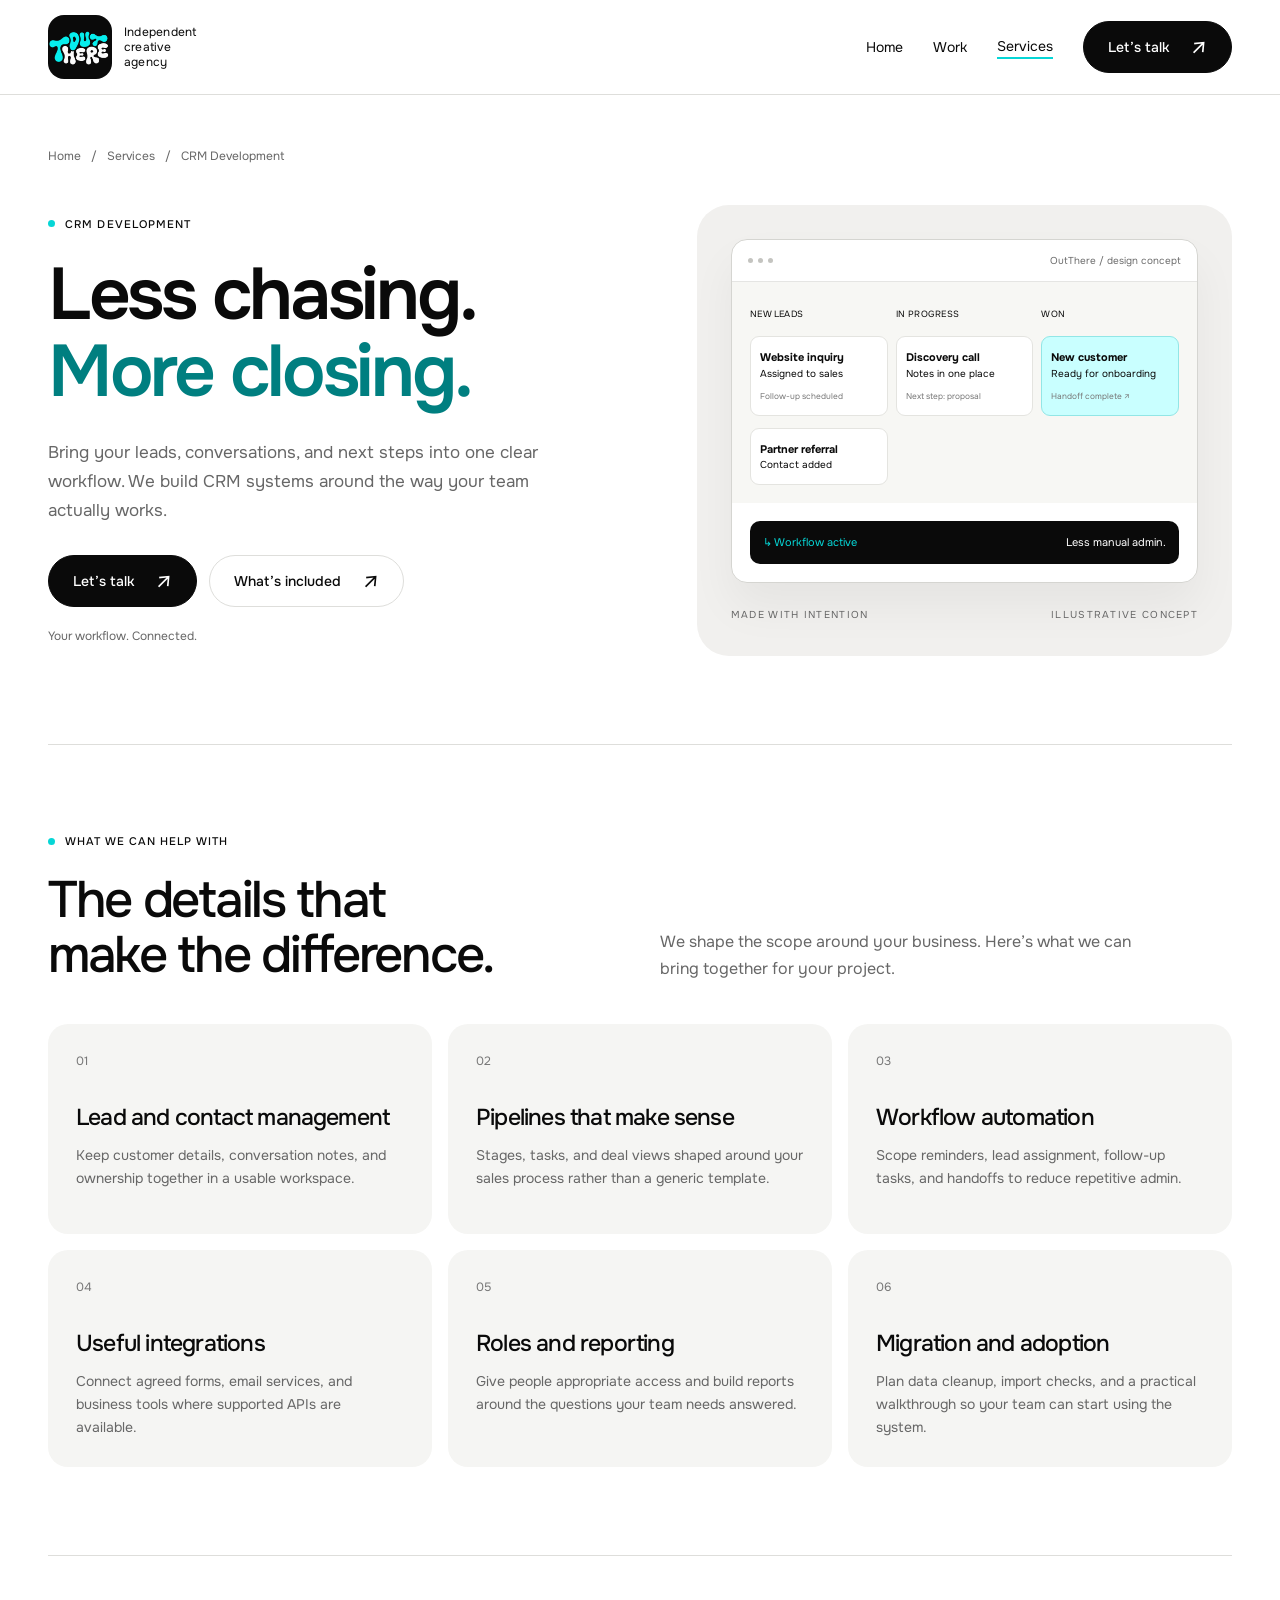
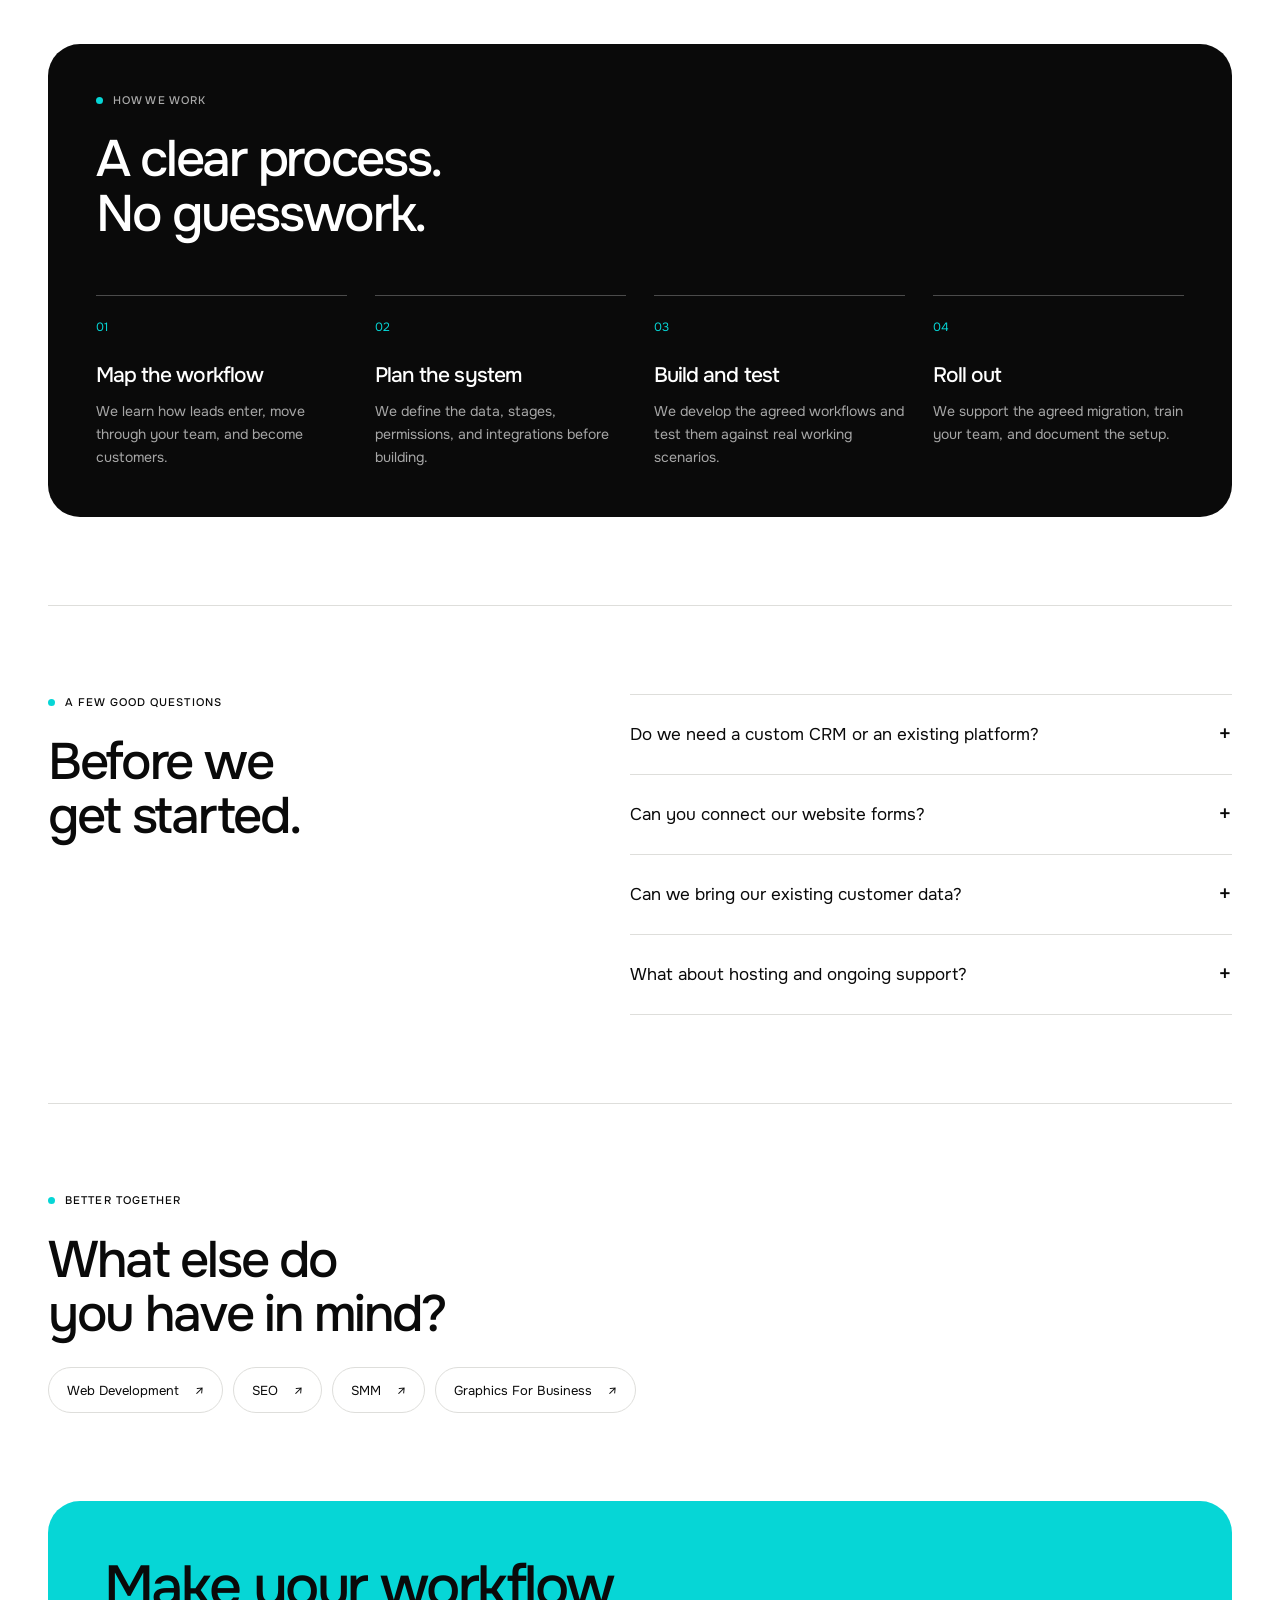
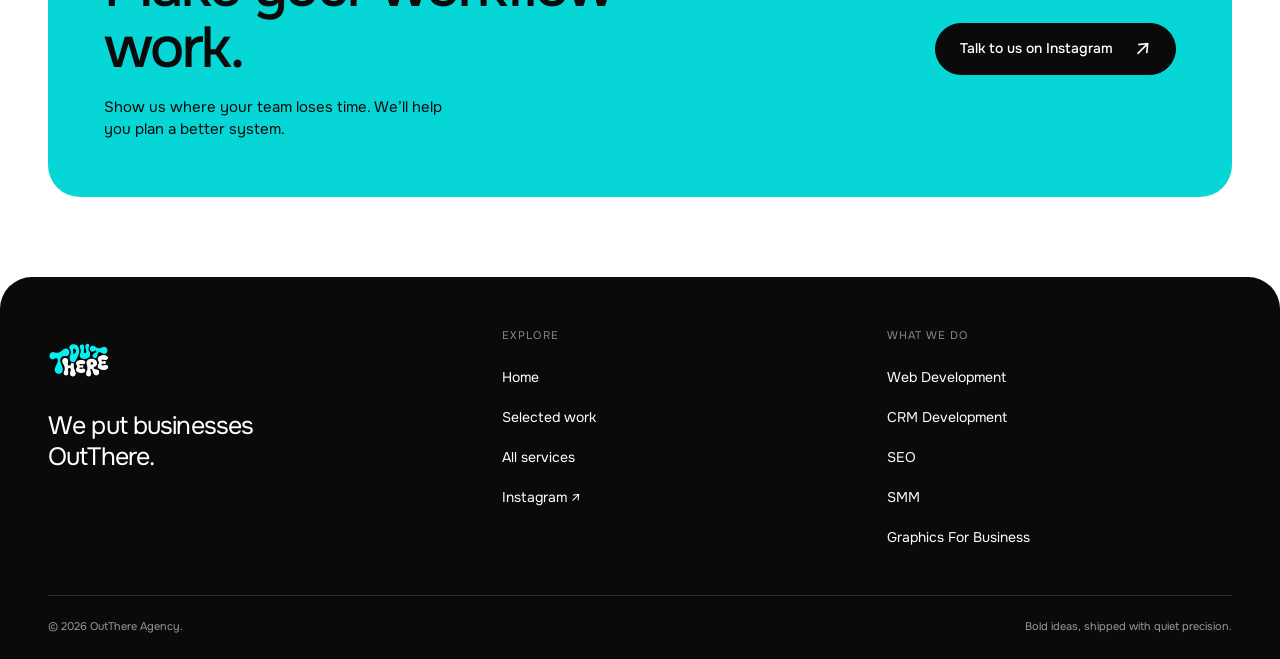
<file: crm-development.html>
<!doctype html><html lang="en"><head><meta charset="UTF-8"><meta name="viewport" content="width=device-width,initial-scale=1"><meta name="theme-color" content="#0a0a0a"><title>CRM Development | OutThere</title><meta name="description" content="Bring your leads, conversations, and next steps into one clear workflow. We build CRM systems around the way your team actually works."><link rel="preconnect" href="https://fonts.googleapis.com"><link rel="preconnect" href="https://fonts.gstatic.com" crossorigin><link href="https://fonts.googleapis.com/css2?family=Onest:wght@100..900&display=swap" rel="stylesheet"><link rel="stylesheet" href="assets/services.css"><script src="assets/services.js" defer></script></head><body><a class="skip" href="#main">Skip to content</a><header class="header"><div class="container header-row"><a class="brand" href="index.html" aria-label="OutThere home"><img src="[data-uri]" alt="OutThere"/><span>Independent<br>creative agency</span></a><button class="menu-toggle" aria-label="Open navigation" aria-controls="site-nav" aria-expanded="false">☰</button><nav class="nav" id="site-nav" aria-label="Main navigation"><a href="index.html">Home</a><a href="index.html#works">Work</a><a href="services.html" aria-current="page">Services</a><a class="btn " href="https://www.instagram.com/theoutthere_agency/" target="_blank" rel="noopener">Let’s talk<span class="arrow" aria-hidden="true">↗</span></a></nav></div></header><main id="main"><section class="container hero"><nav class="crumb" aria-label="Breadcrumb"><a href="index.html">Home</a><span>/</span><a href="services.html">Services</a><span>/</span><span aria-current="page">CRM Development</span></nav><div class="hero-grid"><div><div class="eyebrow">CRM Development</div><h1>Less chasing. <em>More closing.</em></h1><p class="intro">Bring your leads, conversations, and next steps into one clear workflow. We build CRM systems around the way your team actually works.</p><div class="actions"><a class="btn " href="https://www.instagram.com/theoutthere_agency/" target="_blank" rel="noopener">Let’s talk<span class="arrow" aria-hidden="true">↗</span></a><a class="btn light" href="#included">What’s included<span class="arrow" aria-hidden="true">↗</span></a></div><p class="hero-note">Your workflow. Connected.</p></div><div class="visual" aria-label="crm service illustration"><div class="visual-frame"><div class="window-bar"><i></i><i></i><i></i><span>OutThere / design concept</span></div><div class="pipeline"><div class="pipe-col"><span>New leads</span><div class="deal"><b>Website inquiry</b>Assigned to sales<small>Follow-up scheduled</small></div><div class="deal"><b>Partner referral</b>Contact added</div></div><div class="pipe-col"><span>In progress</span><div class="deal"><b>Discovery call</b>Notes in one place<small>Next step: proposal</small></div></div><div class="pipe-col"><span>Won</span><div class="deal"><b>New customer</b>Ready for onboarding<small>Handoff complete ↗</small></div></div></div><div class="automation"><span>↳ Workflow active</span>Less manual admin.</div></div><div class="visual-caption"><span>Made with intention</span><span>Illustrative concept</span></div></div></div></section><section class="container section" id="included"><div class="section-title"><div><div class="eyebrow">What we can help with</div><h2>The details that<br>make the difference.</h2></div><p>We shape the scope around your business. Here’s what we can bring together for your project.</p></div><div class="feature-grid"><article class="feature"><span class="num">01</span><h3>Lead and contact management</h3><p>Keep customer details, conversation notes, and ownership together in a usable workspace.</p></article><article class="feature"><span class="num">02</span><h3>Pipelines that make sense</h3><p>Stages, tasks, and deal views shaped around your sales process rather than a generic template.</p></article><article class="feature"><span class="num">03</span><h3>Workflow automation</h3><p>Scope reminders, lead assignment, follow-up tasks, and handoffs to reduce repetitive admin.</p></article><article class="feature"><span class="num">04</span><h3>Useful integrations</h3><p>Connect agreed forms, email services, and business tools where supported APIs are available.</p></article><article class="feature"><span class="num">05</span><h3>Roles and reporting</h3><p>Give people appropriate access and build reports around the questions your team needs answered.</p></article><article class="feature"><span class="num">06</span><h3>Migration and adoption</h3><p>Plan data cleanup, import checks, and a practical walkthrough so your team can start using the system.</p></article></div></section><section class="container section"><div class="process"><div class="eyebrow">How we work</div><h2>A clear process.<br>No guesswork.</h2><div class="steps"><div class="step"><span>01</span><h3>Map the workflow</h3><p>We learn how leads enter, move through your team, and become customers.</p></div><div class="step"><span>02</span><h3>Plan the system</h3><p>We define the data, stages, permissions, and integrations before building.</p></div><div class="step"><span>03</span><h3>Build and test</h3><p>We develop the agreed workflows and test them against real working scenarios.</p></div><div class="step"><span>04</span><h3>Roll out</h3><p>We support the agreed migration, train your team, and document the setup.</p></div></div></div></section><section class="container section"><div class="faq-layout"><div><div class="eyebrow">A few good questions</div><h2>Before we<br>get started.</h2></div><div class="faq-list"><details><summary>Do we need a custom CRM or an existing platform?</summary><p>Not every business needs a custom system. We review your process and recommend whether configuring an existing platform or building something tailored is the better fit.</p></details><details><summary>Can you connect our website forms?</summary><p>Yes, where the form and CRM support the necessary integration. We define which fields transfer, who receives the lead, and what should happen next.</p></details><details><summary>Can we bring our existing customer data?</summary><p>We can scope a migration after reviewing a sample export. Cleanup, field mapping, duplicate handling, and validation are agreed before import.</p></details><details><summary>What about hosting and ongoing support?</summary><p>Hosting, third-party subscriptions, maintenance, and support are discussed separately and listed in the proposal, so you know what is included and what continues after launch.</p></details></div></div></section><section class="container section"><div class="eyebrow">Better together</div><h2>What else do<br>you have in mind?</h2><div class="related"><a href="web-development.html">Web Development <span aria-hidden="true">↗</span></a><a href="seo.html">SEO <span aria-hidden="true">↗</span></a><a href="smm.html">SMM <span aria-hidden="true">↗</span></a><a href="graphics-for-business.html">Graphics For Business <span aria-hidden="true">↗</span></a></div></section><section class="container"><div class="cta-block"><div><h2>Make your workflow work.</h2><p>Show us where your team loses time. We’ll help you plan a better system.</p></div><a class="btn " href="https://www.instagram.com/theoutthere_agency/" target="_blank" rel="noopener">Talk to us on Instagram<span class="arrow" aria-hidden="true">↗</span></a></div></section></main><footer class="footer"><div class="container"><div class="footer-top"><div><a class="brand" href="index.html"><img src="[data-uri]" alt="OutThere home"/></a><p class="footer-tag">We put businesses OutThere.</p></div><div><small>Explore</small><div class="footer-links"><a href="index.html">Home</a><a href="index.html#works">Selected work</a><a href="services.html">All services</a><a href="https://www.instagram.com/theoutthere_agency/" target="_blank" rel="noopener">Instagram ↗</a></div></div><div><small>What we do</small><div class="footer-links"><a href="web-development.html">Web Development</a><a href="crm-development.html">CRM Development</a><a href="seo.html">SEO</a><a href="smm.html">SMM</a><a href="graphics-for-business.html">Graphics For Business</a></div></div></div><div class="legal"><span>© 2026 OutThere Agency.</span><span>Bold ideas, shipped with quiet precision.</span></div></div></footer></body></html>
</file>
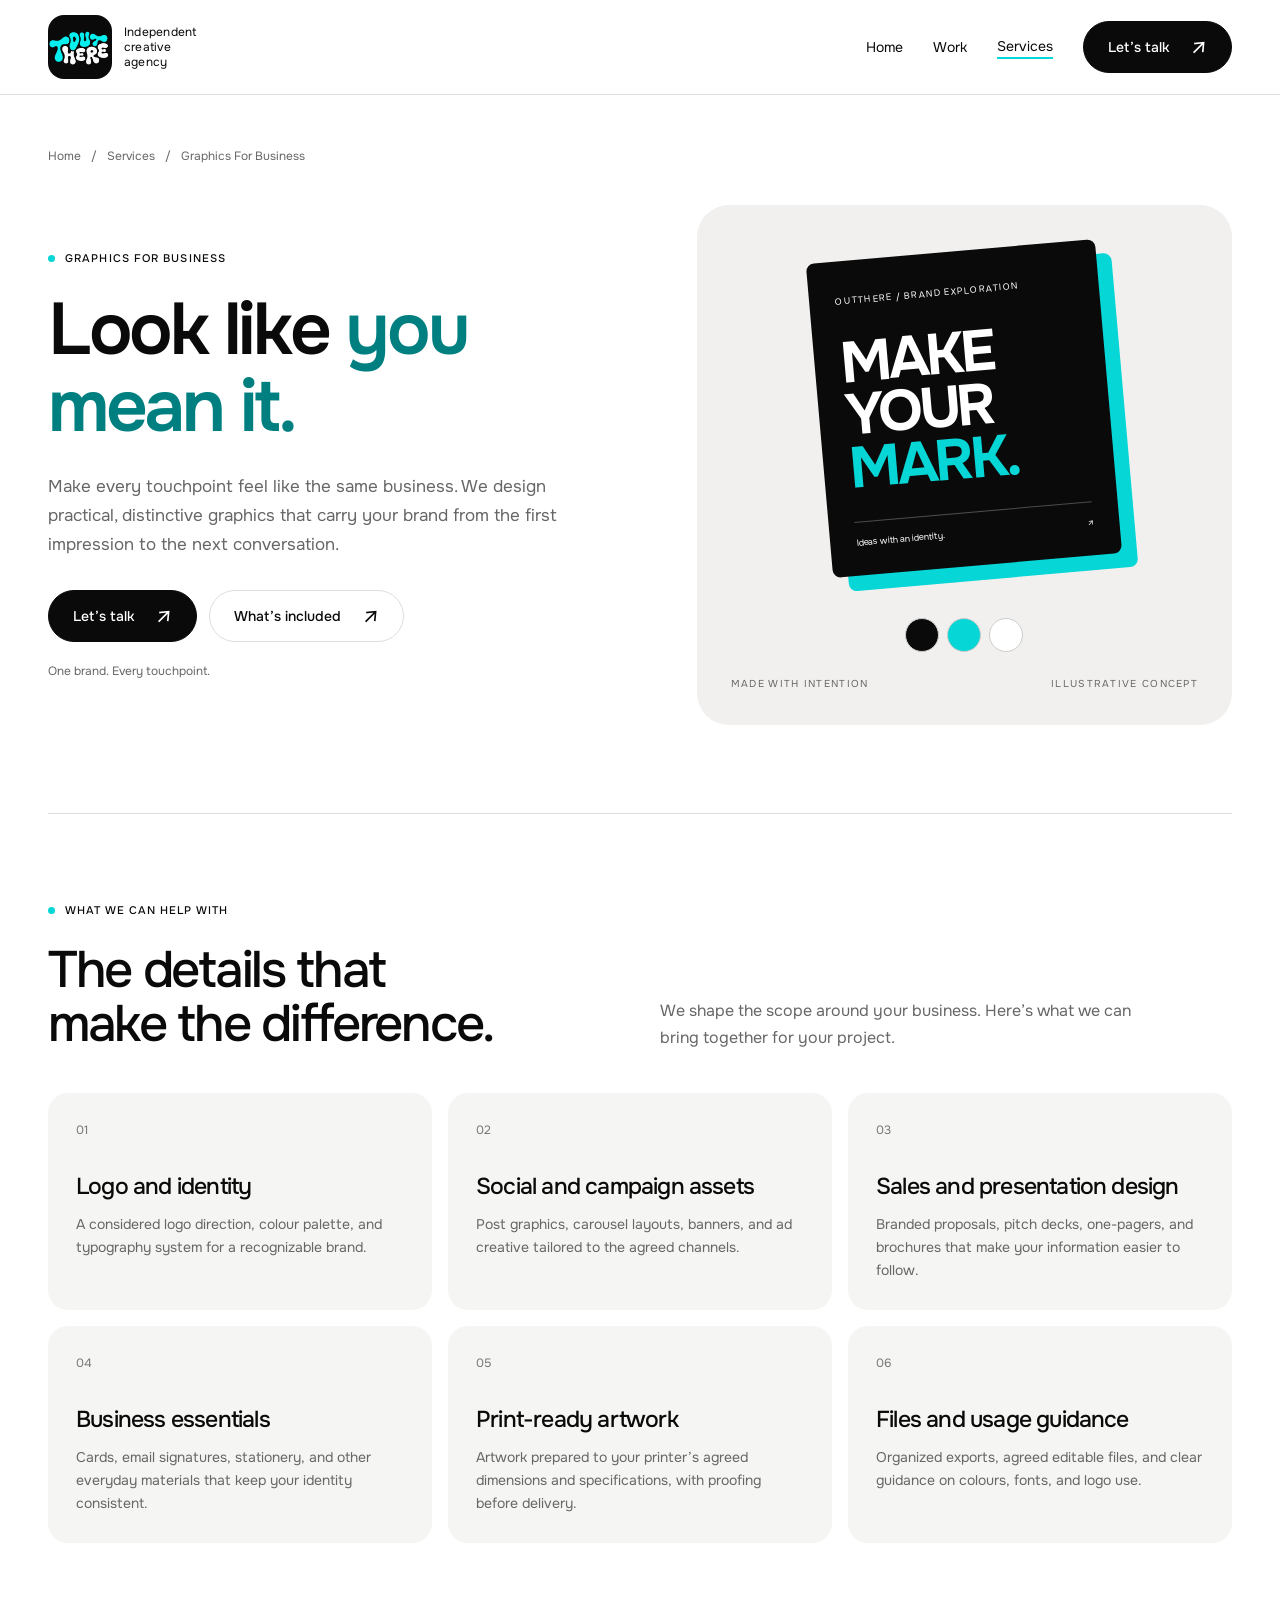
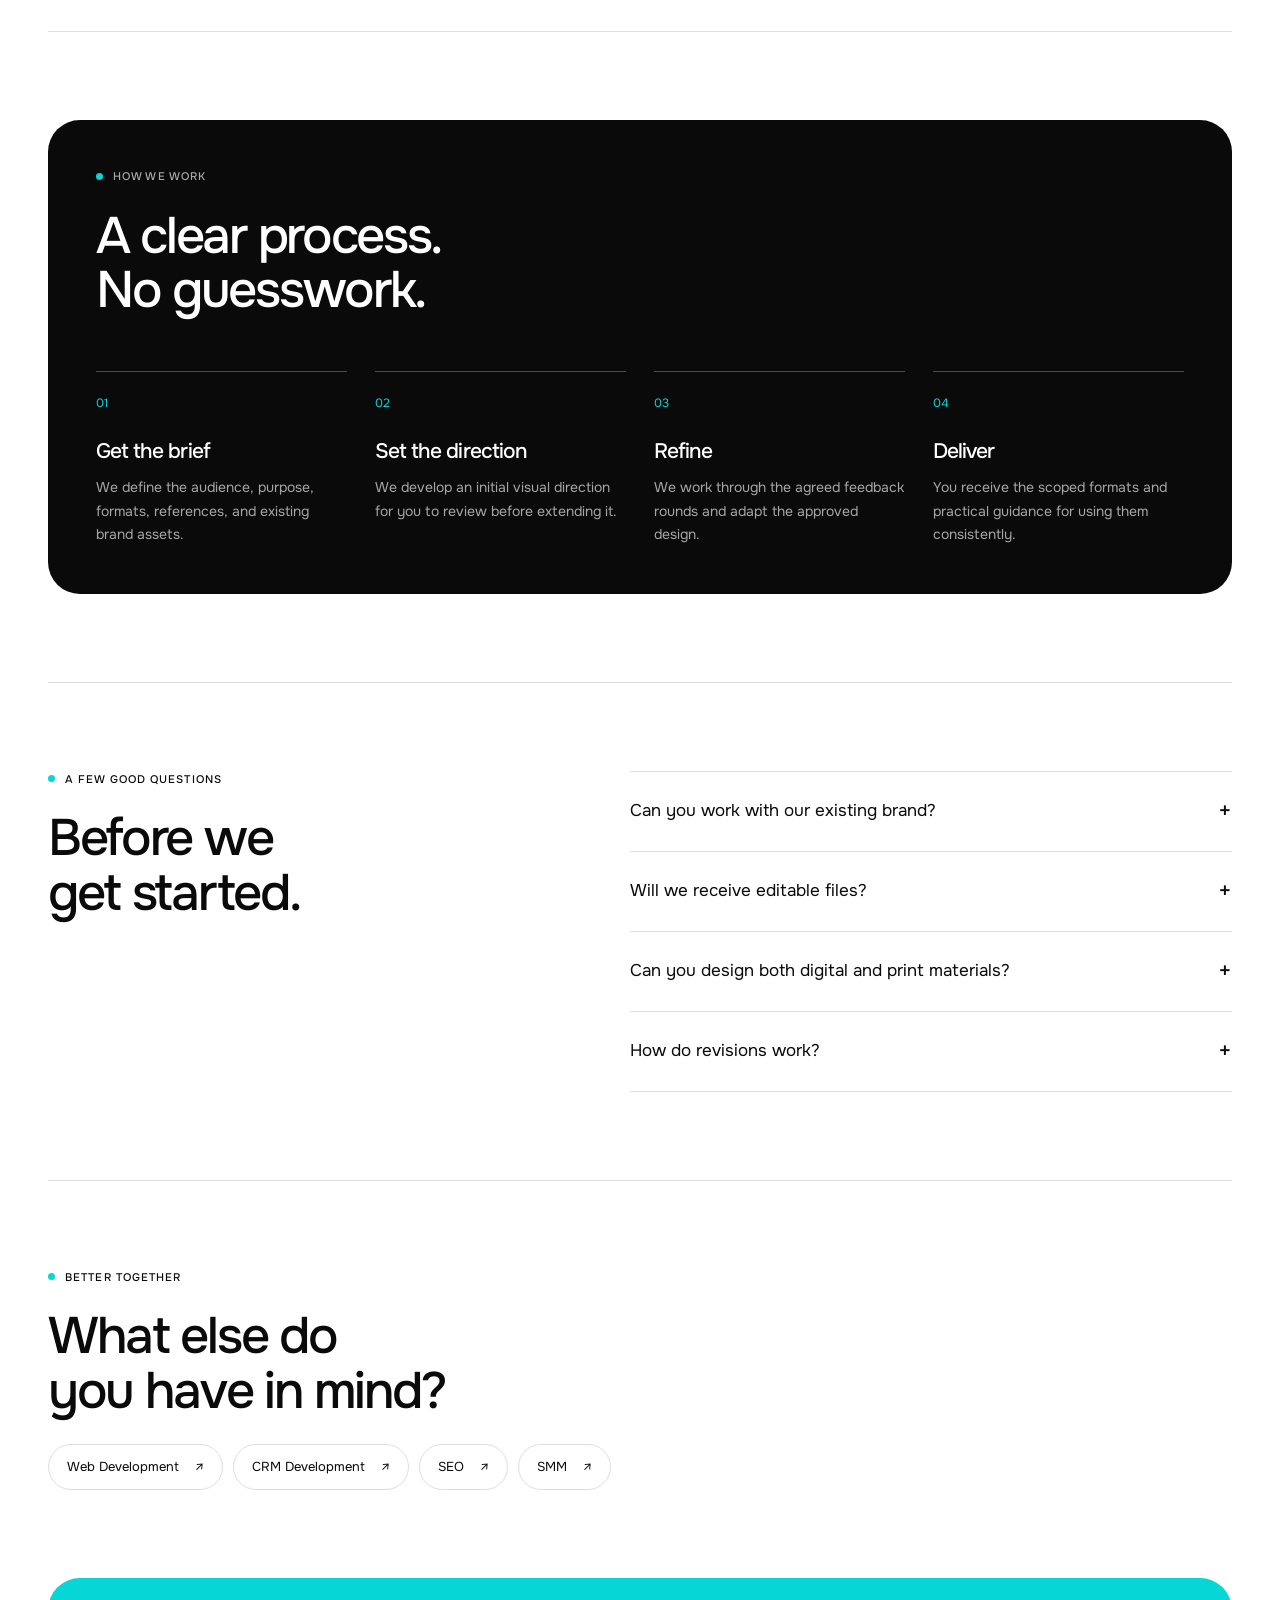
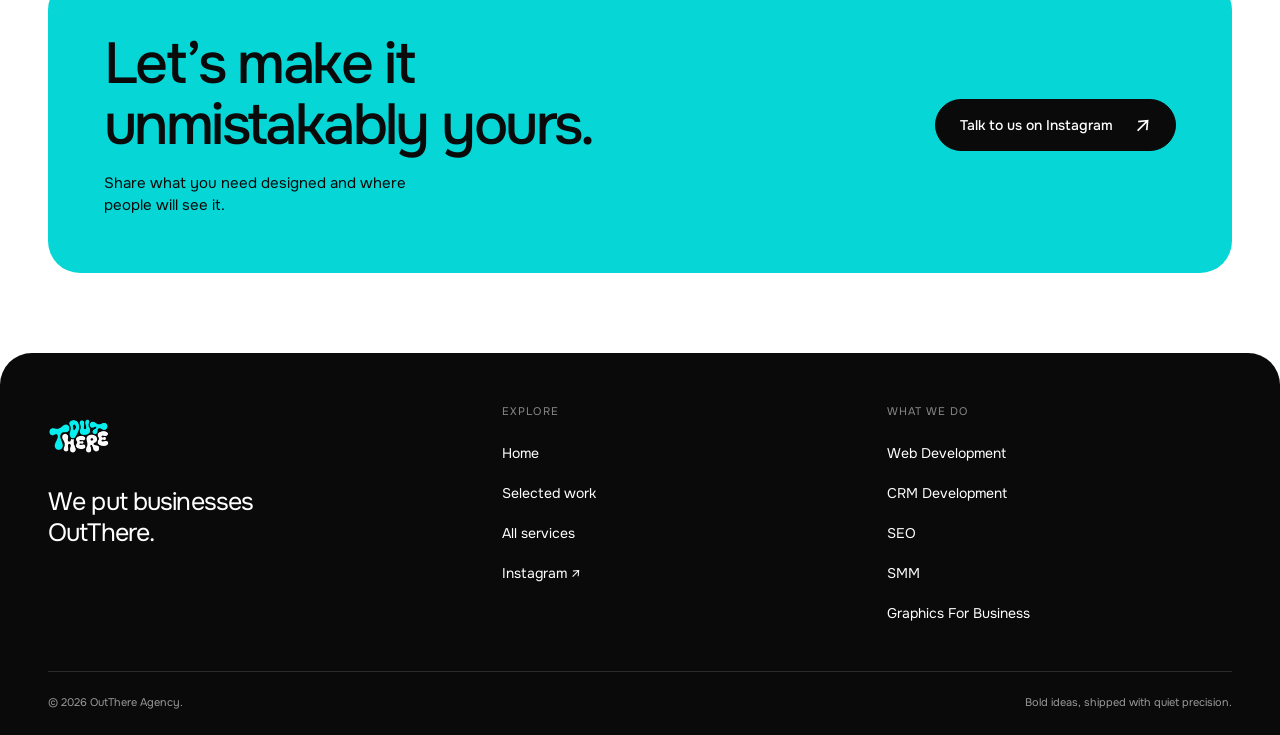
<file: graphics-for-business.html>
<!doctype html><html lang="en"><head><meta charset="UTF-8"><meta name="viewport" content="width=device-width,initial-scale=1"><meta name="theme-color" content="#0a0a0a"><title>Graphics For Business | OutThere</title><meta name="description" content="Make every touchpoint feel like the same business. We design practical, distinctive graphics that carry your brand from the first impression to the next conversation."><link rel="preconnect" href="https://fonts.googleapis.com"><link rel="preconnect" href="https://fonts.gstatic.com" crossorigin><link href="https://fonts.googleapis.com/css2?family=Onest:wght@100..900&display=swap" rel="stylesheet"><link rel="stylesheet" href="assets/services.css"><script src="assets/services.js" defer></script></head><body><a class="skip" href="#main">Skip to content</a><header class="header"><div class="container header-row"><a class="brand" href="index.html" aria-label="OutThere home"><img src="[data-uri]" alt="OutThere"/><span>Independent<br>creative agency</span></a><button class="menu-toggle" aria-label="Open navigation" aria-controls="site-nav" aria-expanded="false">☰</button><nav class="nav" id="site-nav" aria-label="Main navigation"><a href="index.html">Home</a><a href="index.html#works">Work</a><a href="services.html" aria-current="page">Services</a><a class="btn " href="https://www.instagram.com/theoutthere_agency/" target="_blank" rel="noopener">Let’s talk<span class="arrow" aria-hidden="true">↗</span></a></nav></div></header><main id="main"><section class="container hero"><nav class="crumb" aria-label="Breadcrumb"><a href="index.html">Home</a><span>/</span><a href="services.html">Services</a><span>/</span><span aria-current="page">Graphics For Business</span></nav><div class="hero-grid"><div><div class="eyebrow">Graphics For Business</div><h1>Look like <em>you mean it.</em></h1><p class="intro">Make every touchpoint feel like the same business. We design practical, distinctive graphics that carry your brand from the first impression to the next conversation.</p><div class="actions"><a class="btn " href="https://www.instagram.com/theoutthere_agency/" target="_blank" rel="noopener">Let’s talk<span class="arrow" aria-hidden="true">↗</span></a><a class="btn light" href="#included">What’s included<span class="arrow" aria-hidden="true">↗</span></a></div><p class="hero-note">One brand. Every touchpoint.</p></div><div class="visual" aria-label="graphics service illustration"><div class="poster"><small>OUTTHERE / BRAND EXPLORATION</small><strong>MAKE<br>YOUR<br><span>MARK.</span></strong><div class="poster-bottom"><span>Ideas with an identity.</span><span>↗</span></div></div><div class="swatches"><i></i><i></i><i></i></div><div class="visual-caption"><span>Made with intention</span><span>Illustrative concept</span></div></div></div></section><section class="container section" id="included"><div class="section-title"><div><div class="eyebrow">What we can help with</div><h2>The details that<br>make the difference.</h2></div><p>We shape the scope around your business. Here’s what we can bring together for your project.</p></div><div class="feature-grid"><article class="feature"><span class="num">01</span><h3>Logo and identity</h3><p>A considered logo direction, colour palette, and typography system for a recognizable brand.</p></article><article class="feature"><span class="num">02</span><h3>Social and campaign assets</h3><p>Post graphics, carousel layouts, banners, and ad creative tailored to the agreed channels.</p></article><article class="feature"><span class="num">03</span><h3>Sales and presentation design</h3><p>Branded proposals, pitch decks, one-pagers, and brochures that make your information easier to follow.</p></article><article class="feature"><span class="num">04</span><h3>Business essentials</h3><p>Cards, email signatures, stationery, and other everyday materials that keep your identity consistent.</p></article><article class="feature"><span class="num">05</span><h3>Print-ready artwork</h3><p>Artwork prepared to your printer’s agreed dimensions and specifications, with proofing before delivery.</p></article><article class="feature"><span class="num">06</span><h3>Files and usage guidance</h3><p>Organized exports, agreed editable files, and clear guidance on colours, fonts, and logo use.</p></article></div></section><section class="container section"><div class="process"><div class="eyebrow">How we work</div><h2>A clear process.<br>No guesswork.</h2><div class="steps"><div class="step"><span>01</span><h3>Get the brief</h3><p>We define the audience, purpose, formats, references, and existing brand assets.</p></div><div class="step"><span>02</span><h3>Set the direction</h3><p>We develop an initial visual direction for you to review before extending it.</p></div><div class="step"><span>03</span><h3>Refine</h3><p>We work through the agreed feedback rounds and adapt the approved design.</p></div><div class="step"><span>04</span><h3>Deliver</h3><p>You receive the scoped formats and practical guidance for using them consistently.</p></div></div></div></section><section class="container section"><div class="faq-layout"><div><div class="eyebrow">A few good questions</div><h2>Before we<br>get started.</h2></div><div class="faq-list"><details><summary>Can you work with our existing brand?</summary><p>Yes. Share your logo, brand guidelines, fonts, and existing materials. We can build on that identity or scope a refresh if it needs one.</p></details><details><summary>Will we receive editable files?</summary><p>Editable source files can be included in the agreed deliverables. We specify the formats upfront, alongside the exports you need for digital or print use.</p></details><details><summary>Can you design both digital and print materials?</summary><p>Yes. We prepare each asset for its intended use. For print, we confirm size, bleed, colour requirements, and other specifications with your chosen printer.</p></details><details><summary>How do revisions work?</summary><p>We agree on the deliverables, feedback stages, and revision allowance before work starts. This keeps feedback focused and makes the approval process clear.</p></details></div></div></section><section class="container section"><div class="eyebrow">Better together</div><h2>What else do<br>you have in mind?</h2><div class="related"><a href="web-development.html">Web Development <span aria-hidden="true">↗</span></a><a href="crm-development.html">CRM Development <span aria-hidden="true">↗</span></a><a href="seo.html">SEO <span aria-hidden="true">↗</span></a><a href="smm.html">SMM <span aria-hidden="true">↗</span></a></div></section><section class="container"><div class="cta-block"><div><h2>Let’s make it unmistakably yours.</h2><p>Share what you need designed and where people will see it.</p></div><a class="btn " href="https://www.instagram.com/theoutthere_agency/" target="_blank" rel="noopener">Talk to us on Instagram<span class="arrow" aria-hidden="true">↗</span></a></div></section></main><footer class="footer"><div class="container"><div class="footer-top"><div><a class="brand" href="index.html"><img src="[data-uri]" alt="OutThere home"/></a><p class="footer-tag">We put businesses OutThere.</p></div><div><small>Explore</small><div class="footer-links"><a href="index.html">Home</a><a href="index.html#works">Selected work</a><a href="services.html">All services</a><a href="https://www.instagram.com/theoutthere_agency/" target="_blank" rel="noopener">Instagram ↗</a></div></div><div><small>What we do</small><div class="footer-links"><a href="web-development.html">Web Development</a><a href="crm-development.html">CRM Development</a><a href="seo.html">SEO</a><a href="smm.html">SMM</a><a href="graphics-for-business.html">Graphics For Business</a></div></div></div><div class="legal"><span>© 2026 OutThere Agency.</span><span>Bold ideas, shipped with quiet precision.</span></div></div></footer></body></html>
</file>
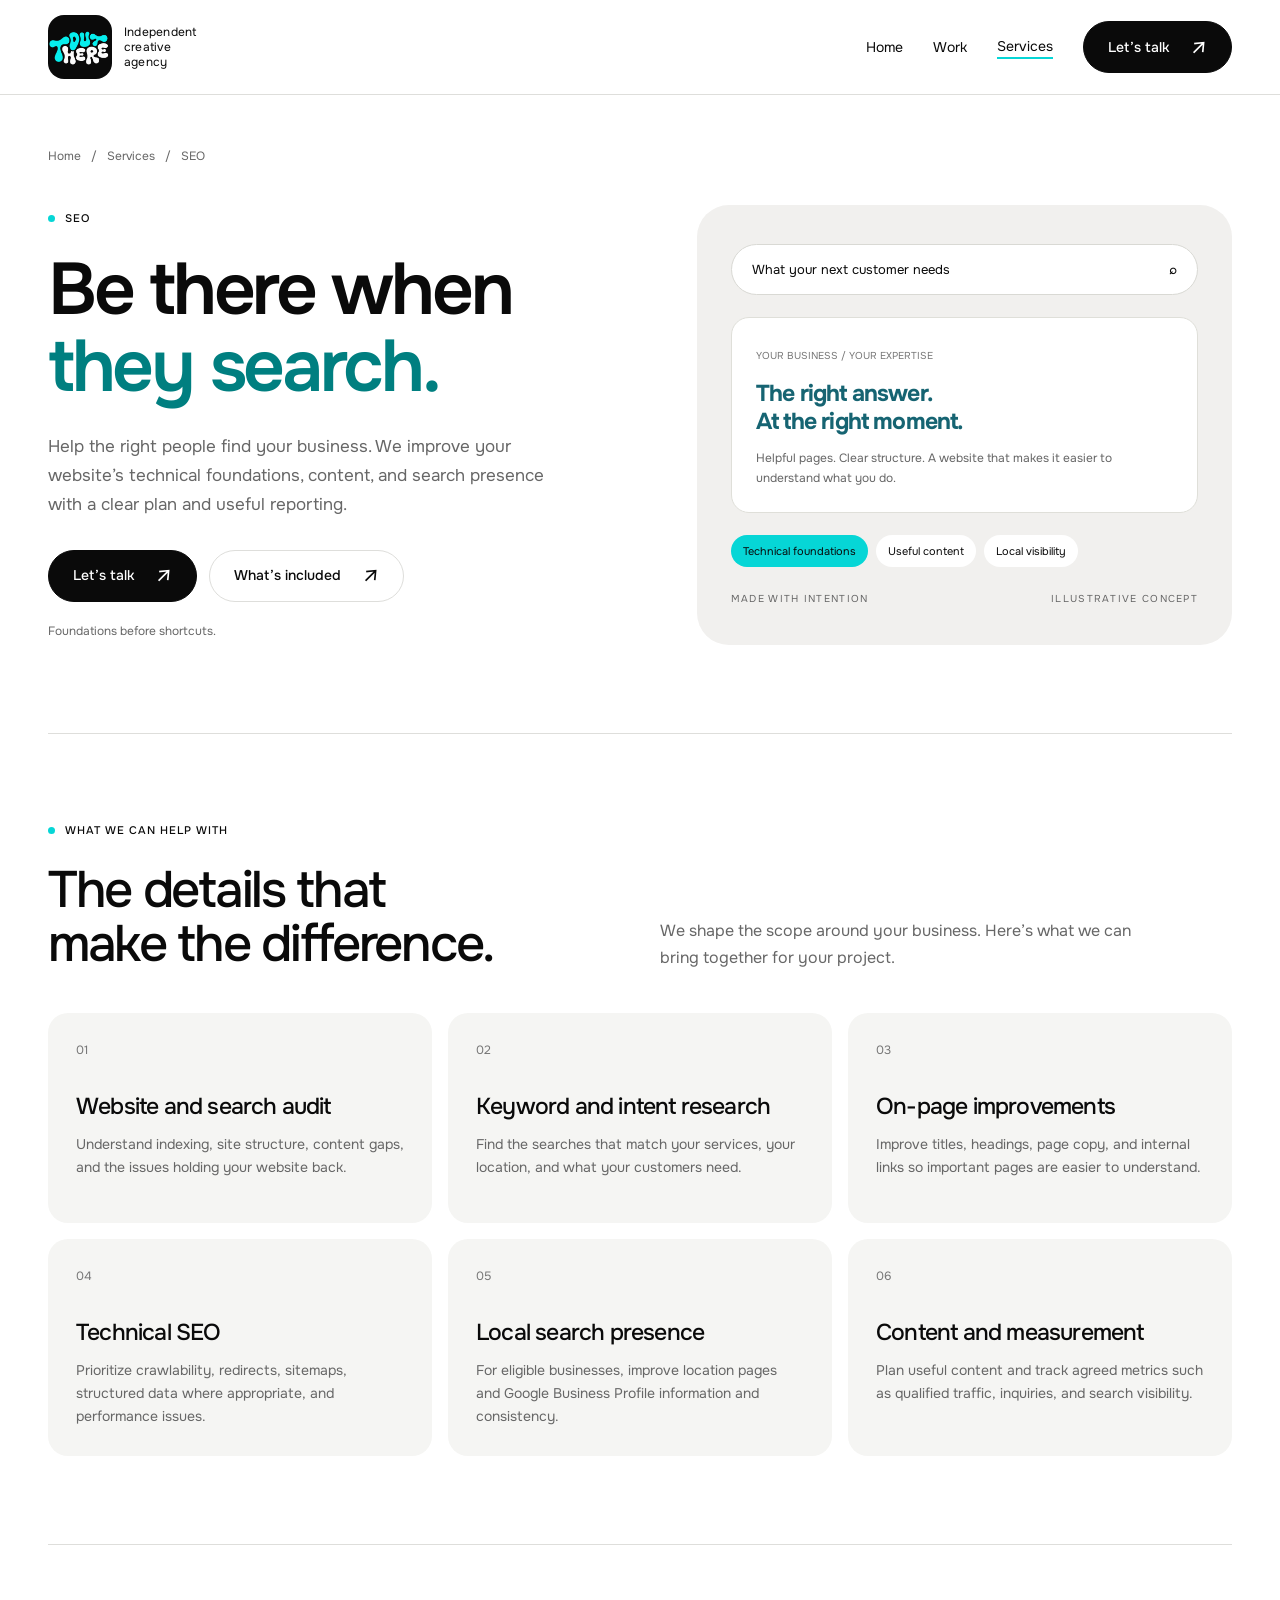
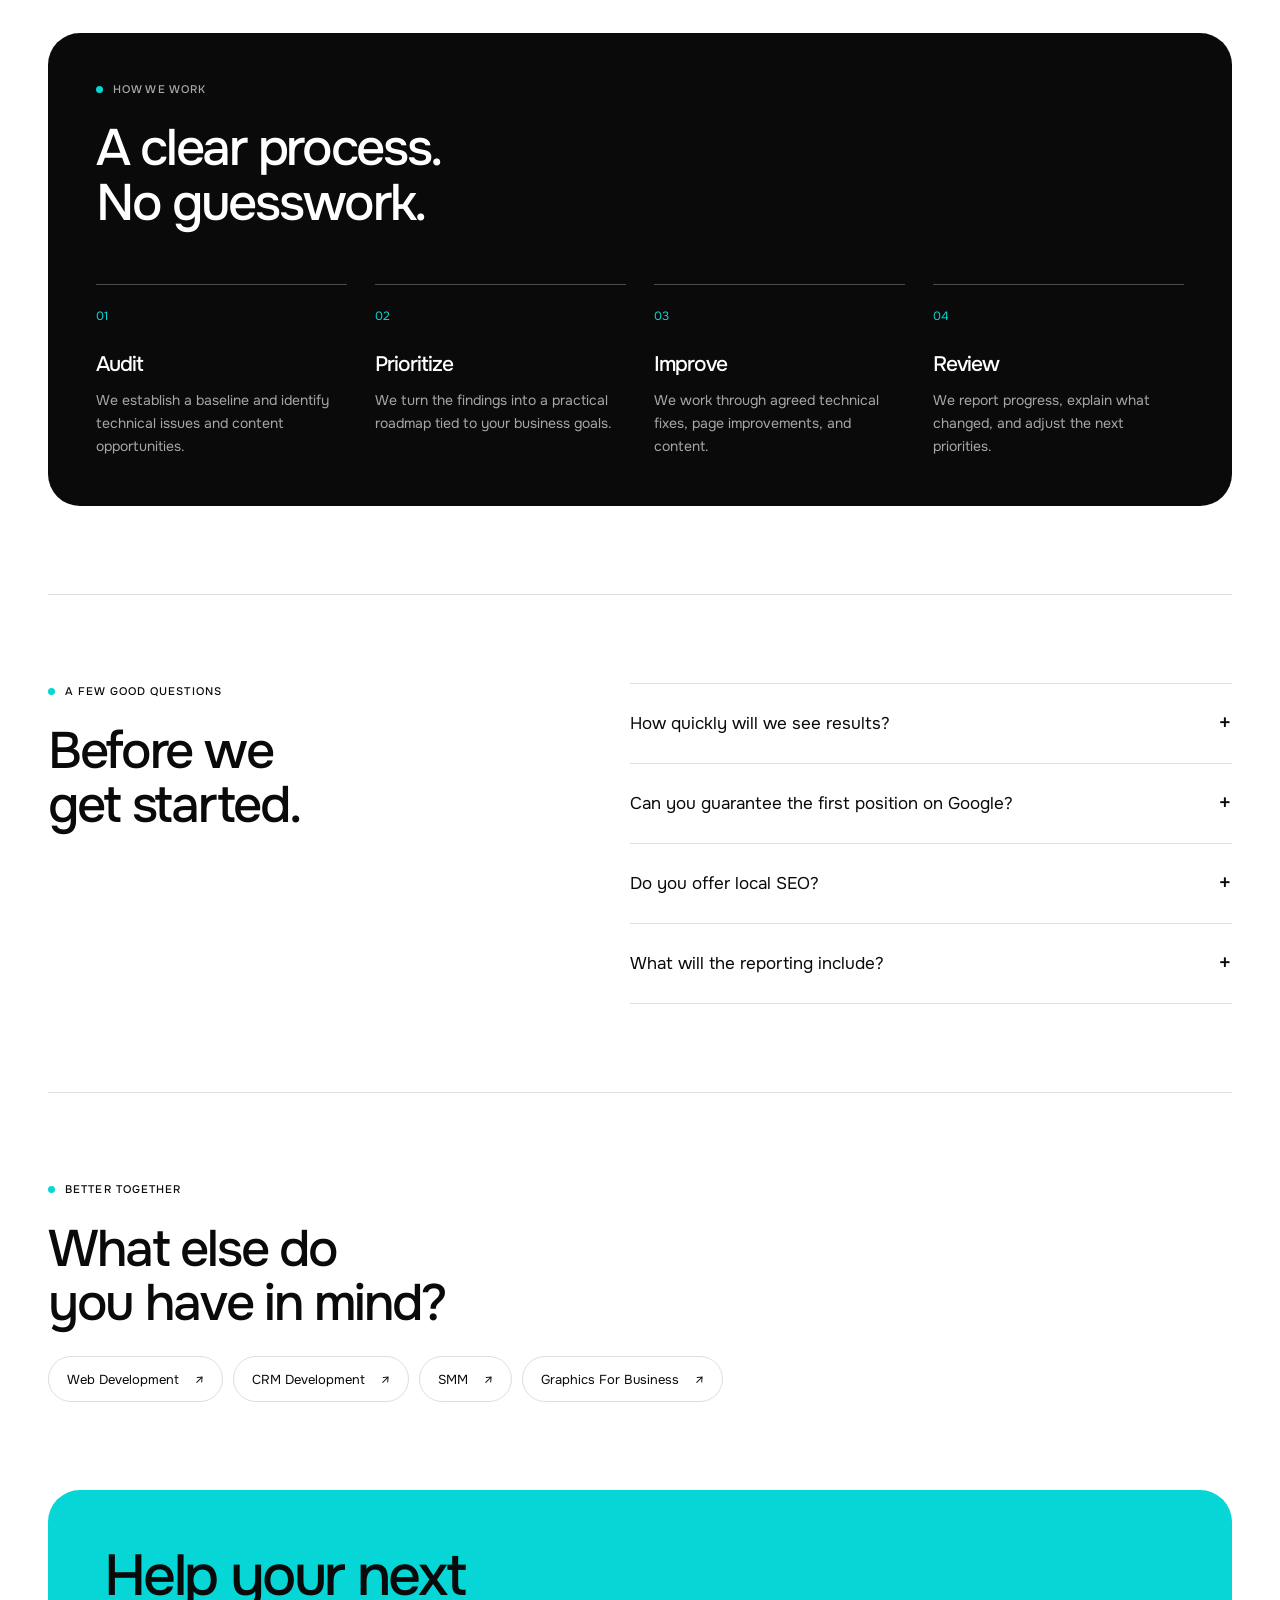
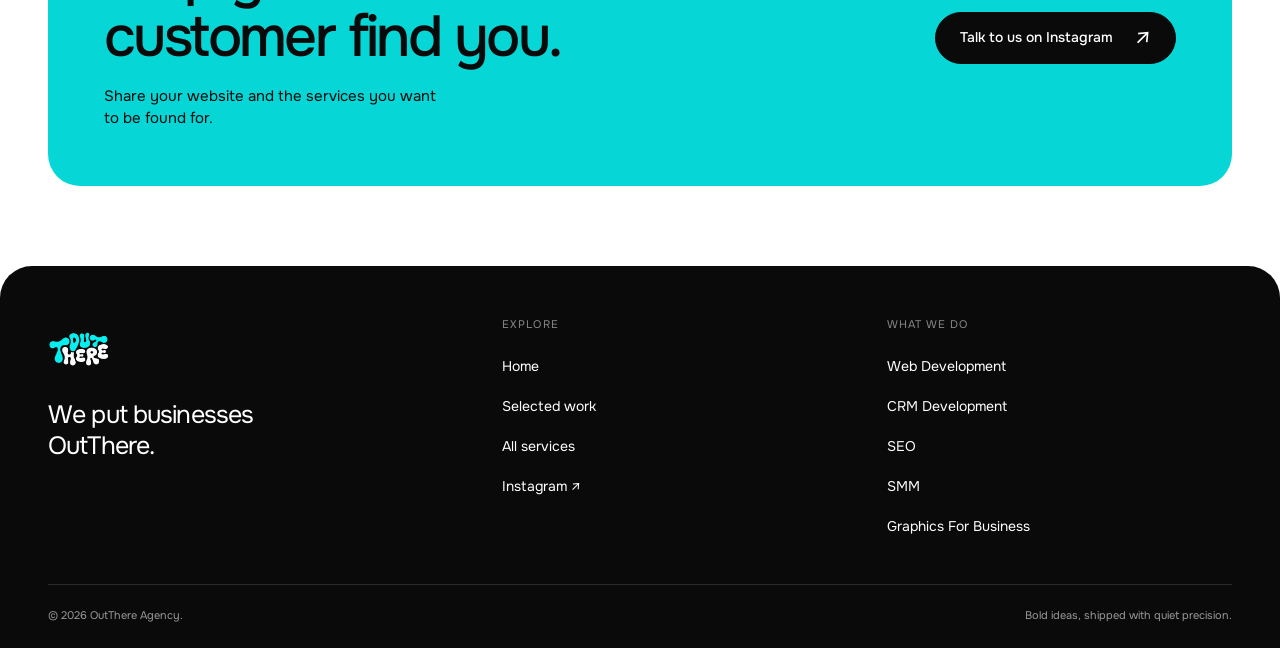
<file: seo.html>
<!doctype html><html lang="en"><head><meta charset="UTF-8"><meta name="viewport" content="width=device-width,initial-scale=1"><meta name="theme-color" content="#0a0a0a"><title>SEO | OutThere</title><meta name="description" content="Help the right people find your business. We improve your website’s technical foundations, content, and search presence with a clear plan and useful reporting."><link rel="preconnect" href="https://fonts.googleapis.com"><link rel="preconnect" href="https://fonts.gstatic.com" crossorigin><link href="https://fonts.googleapis.com/css2?family=Onest:wght@100..900&display=swap" rel="stylesheet"><link rel="stylesheet" href="assets/services.css"><script src="assets/services.js" defer></script></head><body><a class="skip" href="#main">Skip to content</a><header class="header"><div class="container header-row"><a class="brand" href="index.html" aria-label="OutThere home"><img src="[data-uri]" alt="OutThere"/><span>Independent<br>creative agency</span></a><button class="menu-toggle" aria-label="Open navigation" aria-controls="site-nav" aria-expanded="false">☰</button><nav class="nav" id="site-nav" aria-label="Main navigation"><a href="index.html">Home</a><a href="index.html#works">Work</a><a href="services.html" aria-current="page">Services</a><a class="btn " href="https://www.instagram.com/theoutthere_agency/" target="_blank" rel="noopener">Let’s talk<span class="arrow" aria-hidden="true">↗</span></a></nav></div></header><main id="main"><section class="container hero"><nav class="crumb" aria-label="Breadcrumb"><a href="index.html">Home</a><span>/</span><a href="services.html">Services</a><span>/</span><span aria-current="page">SEO</span></nav><div class="hero-grid"><div><div class="eyebrow">SEO</div><h1>Be there when <em>they search.</em></h1><p class="intro">Help the right people find your business. We improve your website’s technical foundations, content, and search presence with a clear plan and useful reporting.</p><div class="actions"><a class="btn " href="https://www.instagram.com/theoutthere_agency/" target="_blank" rel="noopener">Let’s talk<span class="arrow" aria-hidden="true">↗</span></a><a class="btn light" href="#included">What’s included<span class="arrow" aria-hidden="true">↗</span></a></div><p class="hero-note">Foundations before shortcuts.</p></div><div class="visual" aria-label="seo service illustration"><div class="search-box"><span>What your next customer needs</span><b>⌕</b></div><div class="search-result"><small>YOUR BUSINESS / YOUR EXPERTISE</small><strong>The right answer.<br>At the right moment.</strong><p>Helpful pages. Clear structure. A website that makes it easier to understand what you do.</p></div><div class="search-tags"><span>Technical foundations</span><span>Useful content</span><span>Local visibility</span></div><div class="visual-caption"><span>Made with intention</span><span>Illustrative concept</span></div></div></div></section><section class="container section" id="included"><div class="section-title"><div><div class="eyebrow">What we can help with</div><h2>The details that<br>make the difference.</h2></div><p>We shape the scope around your business. Here’s what we can bring together for your project.</p></div><div class="feature-grid"><article class="feature"><span class="num">01</span><h3>Website and search audit</h3><p>Understand indexing, site structure, content gaps, and the issues holding your website back.</p></article><article class="feature"><span class="num">02</span><h3>Keyword and intent research</h3><p>Find the searches that match your services, your location, and what your customers need.</p></article><article class="feature"><span class="num">03</span><h3>On-page improvements</h3><p>Improve titles, headings, page copy, and internal links so important pages are easier to understand.</p></article><article class="feature"><span class="num">04</span><h3>Technical SEO</h3><p>Prioritize crawlability, redirects, sitemaps, structured data where appropriate, and performance issues.</p></article><article class="feature"><span class="num">05</span><h3>Local search presence</h3><p>For eligible businesses, improve location pages and Google Business Profile information and consistency.</p></article><article class="feature"><span class="num">06</span><h3>Content and measurement</h3><p>Plan useful content and track agreed metrics such as qualified traffic, inquiries, and search visibility.</p></article></div></section><section class="container section"><div class="process"><div class="eyebrow">How we work</div><h2>A clear process.<br>No guesswork.</h2><div class="steps"><div class="step"><span>01</span><h3>Audit</h3><p>We establish a baseline and identify technical issues and content opportunities.</p></div><div class="step"><span>02</span><h3>Prioritize</h3><p>We turn the findings into a practical roadmap tied to your business goals.</p></div><div class="step"><span>03</span><h3>Improve</h3><p>We work through agreed technical fixes, page improvements, and content.</p></div><div class="step"><span>04</span><h3>Review</h3><p>We report progress, explain what changed, and adjust the next priorities.</p></div></div></div></section><section class="container section"><div class="faq-layout"><div><div class="eyebrow">A few good questions</div><h2>Before we<br>get started.</h2></div><div class="faq-list"><details><summary>How quickly will we see results?</summary><p>SEO is ongoing work. Some technical fixes can be reflected sooner, while competitive search improvements often take months. Timing depends on your starting point, competition, and implementation.</p></details><details><summary>Can you guarantee the first position on Google?</summary><p>No. Rankings are controlled by search engines and change over time. We focus on sound implementation, relevant content, and transparent measurement.</p></details><details><summary>Do you offer local SEO?</summary><p>Yes. For businesses serving a defined area, we can scope location pages, profile improvements, and consistent business information.</p></details><details><summary>What will the reporting include?</summary><p>We agree on the useful measures at the start. Reporting can include completed work, search visibility, organic traffic, and inquiry or conversion data when tracking is available.</p></details></div></div></section><section class="container section"><div class="eyebrow">Better together</div><h2>What else do<br>you have in mind?</h2><div class="related"><a href="web-development.html">Web Development <span aria-hidden="true">↗</span></a><a href="crm-development.html">CRM Development <span aria-hidden="true">↗</span></a><a href="smm.html">SMM <span aria-hidden="true">↗</span></a><a href="graphics-for-business.html">Graphics For Business <span aria-hidden="true">↗</span></a></div></section><section class="container"><div class="cta-block"><div><h2>Help your next customer find you.</h2><p>Share your website and the services you want to be found for.</p></div><a class="btn " href="https://www.instagram.com/theoutthere_agency/" target="_blank" rel="noopener">Talk to us on Instagram<span class="arrow" aria-hidden="true">↗</span></a></div></section></main><footer class="footer"><div class="container"><div class="footer-top"><div><a class="brand" href="index.html"><img src="[data-uri]" alt="OutThere home"/></a><p class="footer-tag">We put businesses OutThere.</p></div><div><small>Explore</small><div class="footer-links"><a href="index.html">Home</a><a href="index.html#works">Selected work</a><a href="services.html">All services</a><a href="https://www.instagram.com/theoutthere_agency/" target="_blank" rel="noopener">Instagram ↗</a></div></div><div><small>What we do</small><div class="footer-links"><a href="web-development.html">Web Development</a><a href="crm-development.html">CRM Development</a><a href="seo.html">SEO</a><a href="smm.html">SMM</a><a href="graphics-for-business.html">Graphics For Business</a></div></div></div><div class="legal"><span>© 2026 OutThere Agency.</span><span>Bold ideas, shipped with quiet precision.</span></div></div></footer></body></html>
</file>
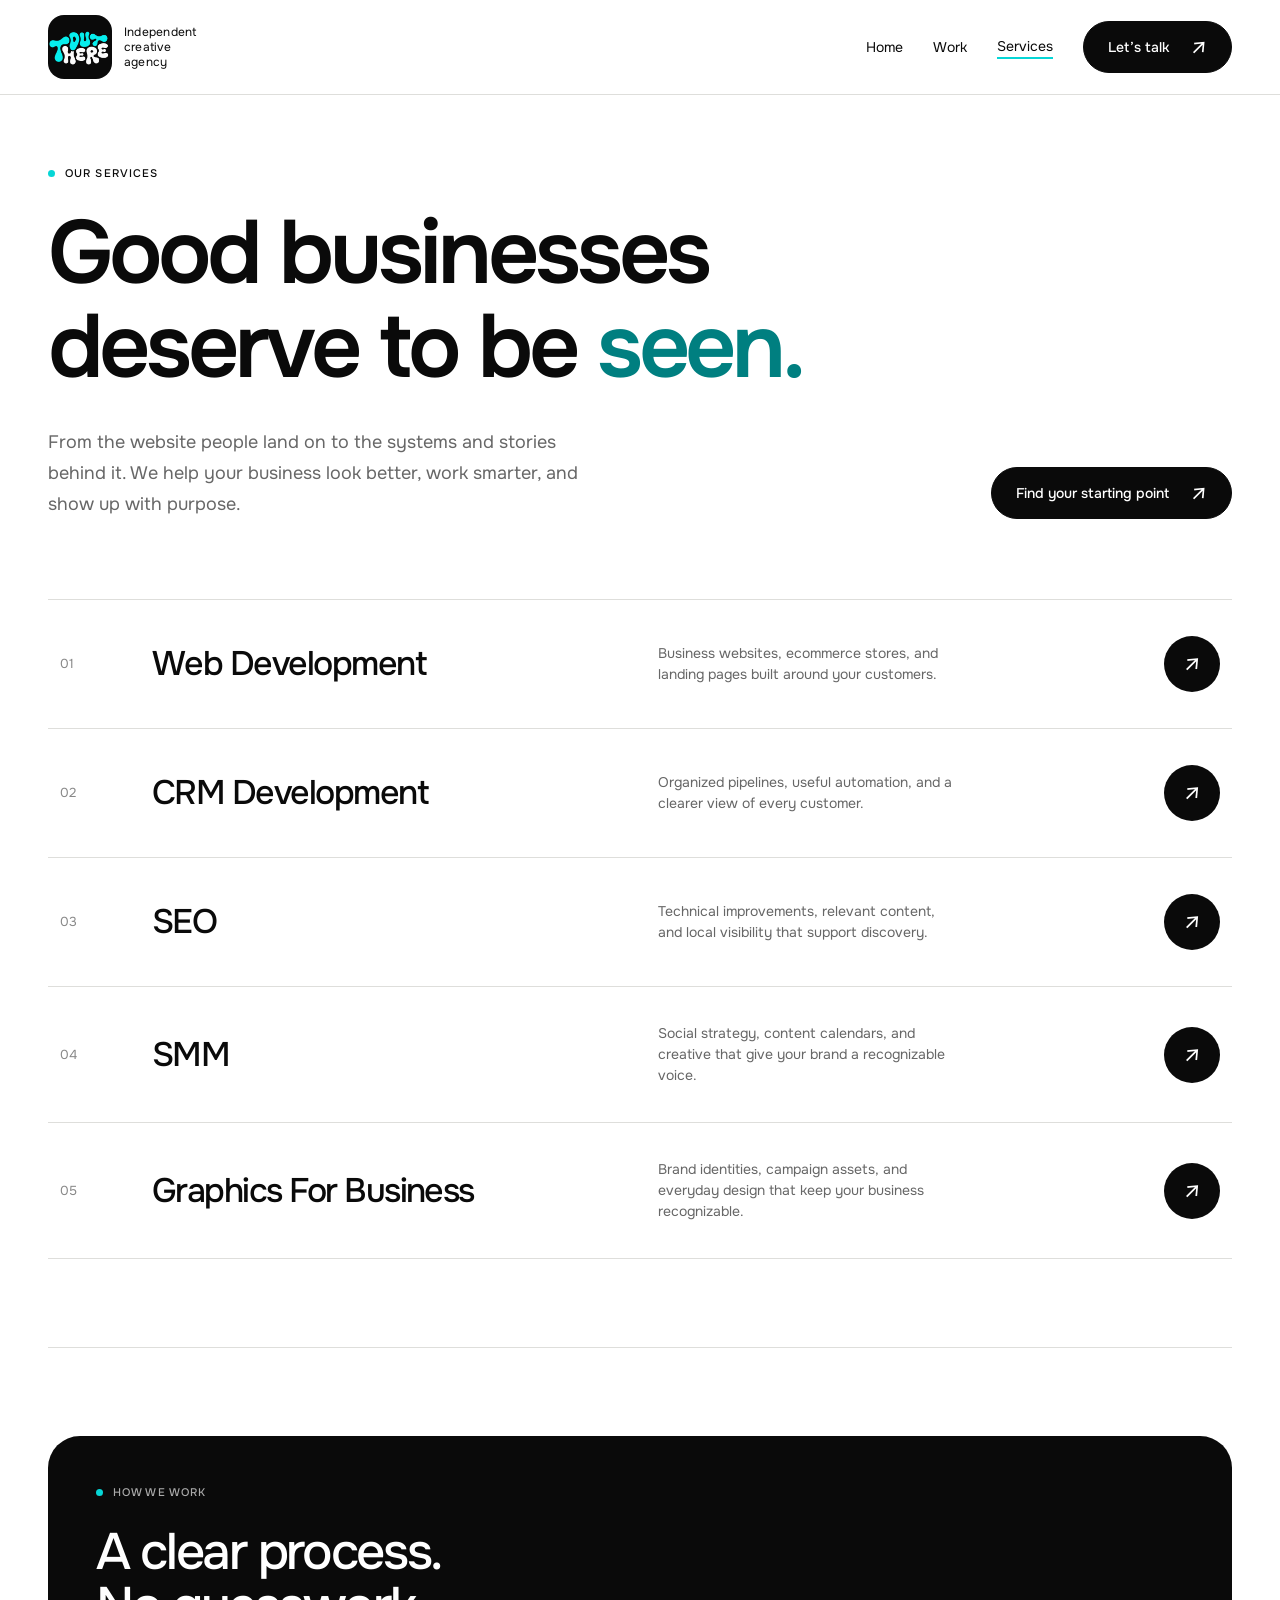
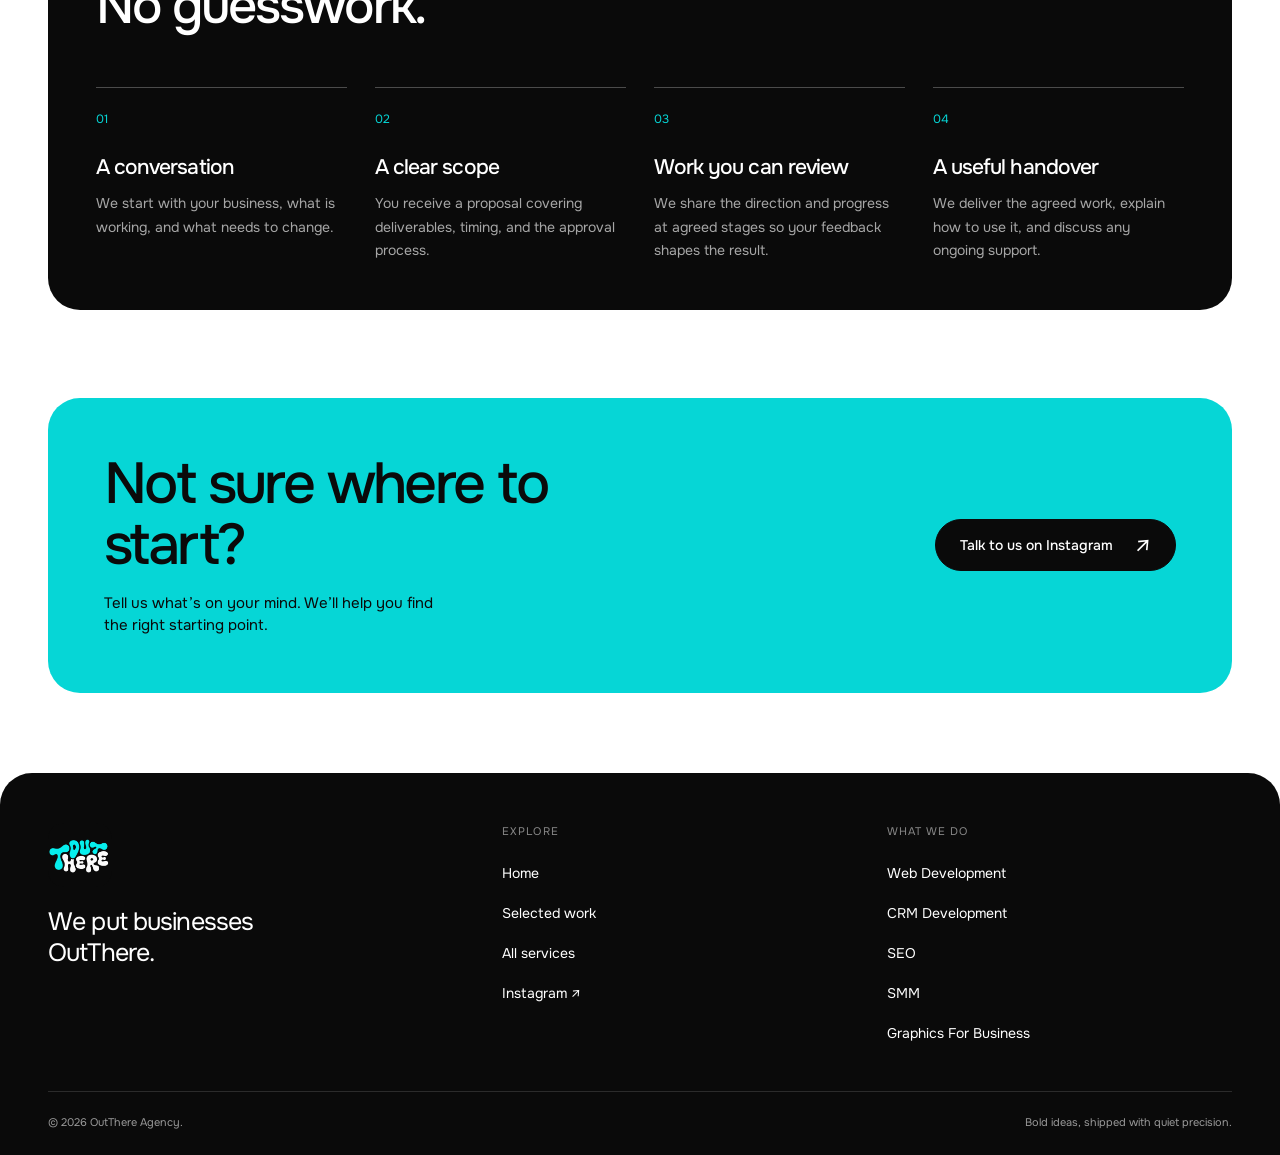
<file: services.html>
<!doctype html><html lang="en"><head><meta charset="UTF-8"><meta name="viewport" content="width=device-width,initial-scale=1"><meta name="theme-color" content="#0a0a0a"><title>Services | OutThere</title><meta name="description" content="Website development, CRM systems, SEO, social media management, and graphic design from OutThere."><link rel="preconnect" href="https://fonts.googleapis.com"><link rel="preconnect" href="https://fonts.gstatic.com" crossorigin><link href="https://fonts.googleapis.com/css2?family=Onest:wght@100..900&display=swap" rel="stylesheet"><link rel="stylesheet" href="assets/services.css"><script src="assets/services.js" defer></script></head><body><a class="skip" href="#main">Skip to content</a><header class="header"><div class="container header-row"><a class="brand" href="index.html" aria-label="OutThere home"><img src="[data-uri]" alt="OutThere"/><span>Independent<br>creative agency</span></a><button class="menu-toggle" aria-label="Open navigation" aria-controls="site-nav" aria-expanded="false">☰</button><nav class="nav" id="site-nav" aria-label="Main navigation"><a href="index.html">Home</a><a href="index.html#works">Work</a><a href="services.html" aria-current="page">Services</a><a class="btn " href="https://www.instagram.com/theoutthere_agency/" target="_blank" rel="noopener">Let’s talk<span class="arrow" aria-hidden="true">↗</span></a></nav></div></header><main id="main"><section class="container hub-hero"><div class="eyebrow">Our services</div><h1>Good businesses deserve to be <em>seen.</em></h1><div class="hub-intro"><p>From the website people land on to the systems and stories behind it. We help your business look better, work smarter, and show up with purpose.</p><a class="btn " href="#services-list">Find your starting point<span class="arrow" aria-hidden="true">↗</span></a></div></section><section class="container hub-list" id="services-list" aria-label="Explore our services"><a class="hub-link" href="web-development.html"><span class="number">01</span><h2>Web Development</h2><p>Business websites, ecommerce stores, and landing pages built around your customers.</p><span class="circle" aria-hidden="true">↗</span></a><a class="hub-link" href="crm-development.html"><span class="number">02</span><h2>CRM Development</h2><p>Organized pipelines, useful automation, and a clearer view of every customer.</p><span class="circle" aria-hidden="true">↗</span></a><a class="hub-link" href="seo.html"><span class="number">03</span><h2>SEO</h2><p>Technical improvements, relevant content, and local visibility that support discovery.</p><span class="circle" aria-hidden="true">↗</span></a><a class="hub-link" href="smm.html"><span class="number">04</span><h2>SMM</h2><p>Social strategy, content calendars, and creative that give your brand a recognizable voice.</p><span class="circle" aria-hidden="true">↗</span></a><a class="hub-link" href="graphics-for-business.html"><span class="number">05</span><h2>Graphics For Business</h2><p>Brand identities, campaign assets, and everyday design that keep your business recognizable.</p><span class="circle" aria-hidden="true">↗</span></a></section><section class="container section"><div class="process"><div class="eyebrow">How we work</div><h2>A clear process.<br>No guesswork.</h2><div class="steps"><div class="step"><span>01</span><h3>A conversation</h3><p>We start with your business, what is working, and what needs to change.</p></div><div class="step"><span>02</span><h3>A clear scope</h3><p>You receive a proposal covering deliverables, timing, and the approval process.</p></div><div class="step"><span>03</span><h3>Work you can review</h3><p>We share the direction and progress at agreed stages so your feedback shapes the result.</p></div><div class="step"><span>04</span><h3>A useful handover</h3><p>We deliver the agreed work, explain how to use it, and discuss any ongoing support.</p></div></div></div></section><section class="container"><div class="cta-block"><div><h2>Not sure where to start?</h2><p>Tell us what’s on your mind. We’ll help you find the right starting point.</p></div><a class="btn " href="https://www.instagram.com/theoutthere_agency/" target="_blank" rel="noopener">Talk to us on Instagram<span class="arrow" aria-hidden="true">↗</span></a></div></section></main><footer class="footer"><div class="container"><div class="footer-top"><div><a class="brand" href="index.html"><img src="[data-uri]" alt="OutThere home"/></a><p class="footer-tag">We put businesses OutThere.</p></div><div><small>Explore</small><div class="footer-links"><a href="index.html">Home</a><a href="index.html#works">Selected work</a><a href="services.html">All services</a><a href="https://www.instagram.com/theoutthere_agency/" target="_blank" rel="noopener">Instagram ↗</a></div></div><div><small>What we do</small><div class="footer-links"><a href="web-development.html">Web Development</a><a href="crm-development.html">CRM Development</a><a href="seo.html">SEO</a><a href="smm.html">SMM</a><a href="graphics-for-business.html">Graphics For Business</a></div></div></div><div class="legal"><span>© 2026 OutThere Agency.</span><span>Bold ideas, shipped with quiet precision.</span></div></div></footer></body></html>
</file>
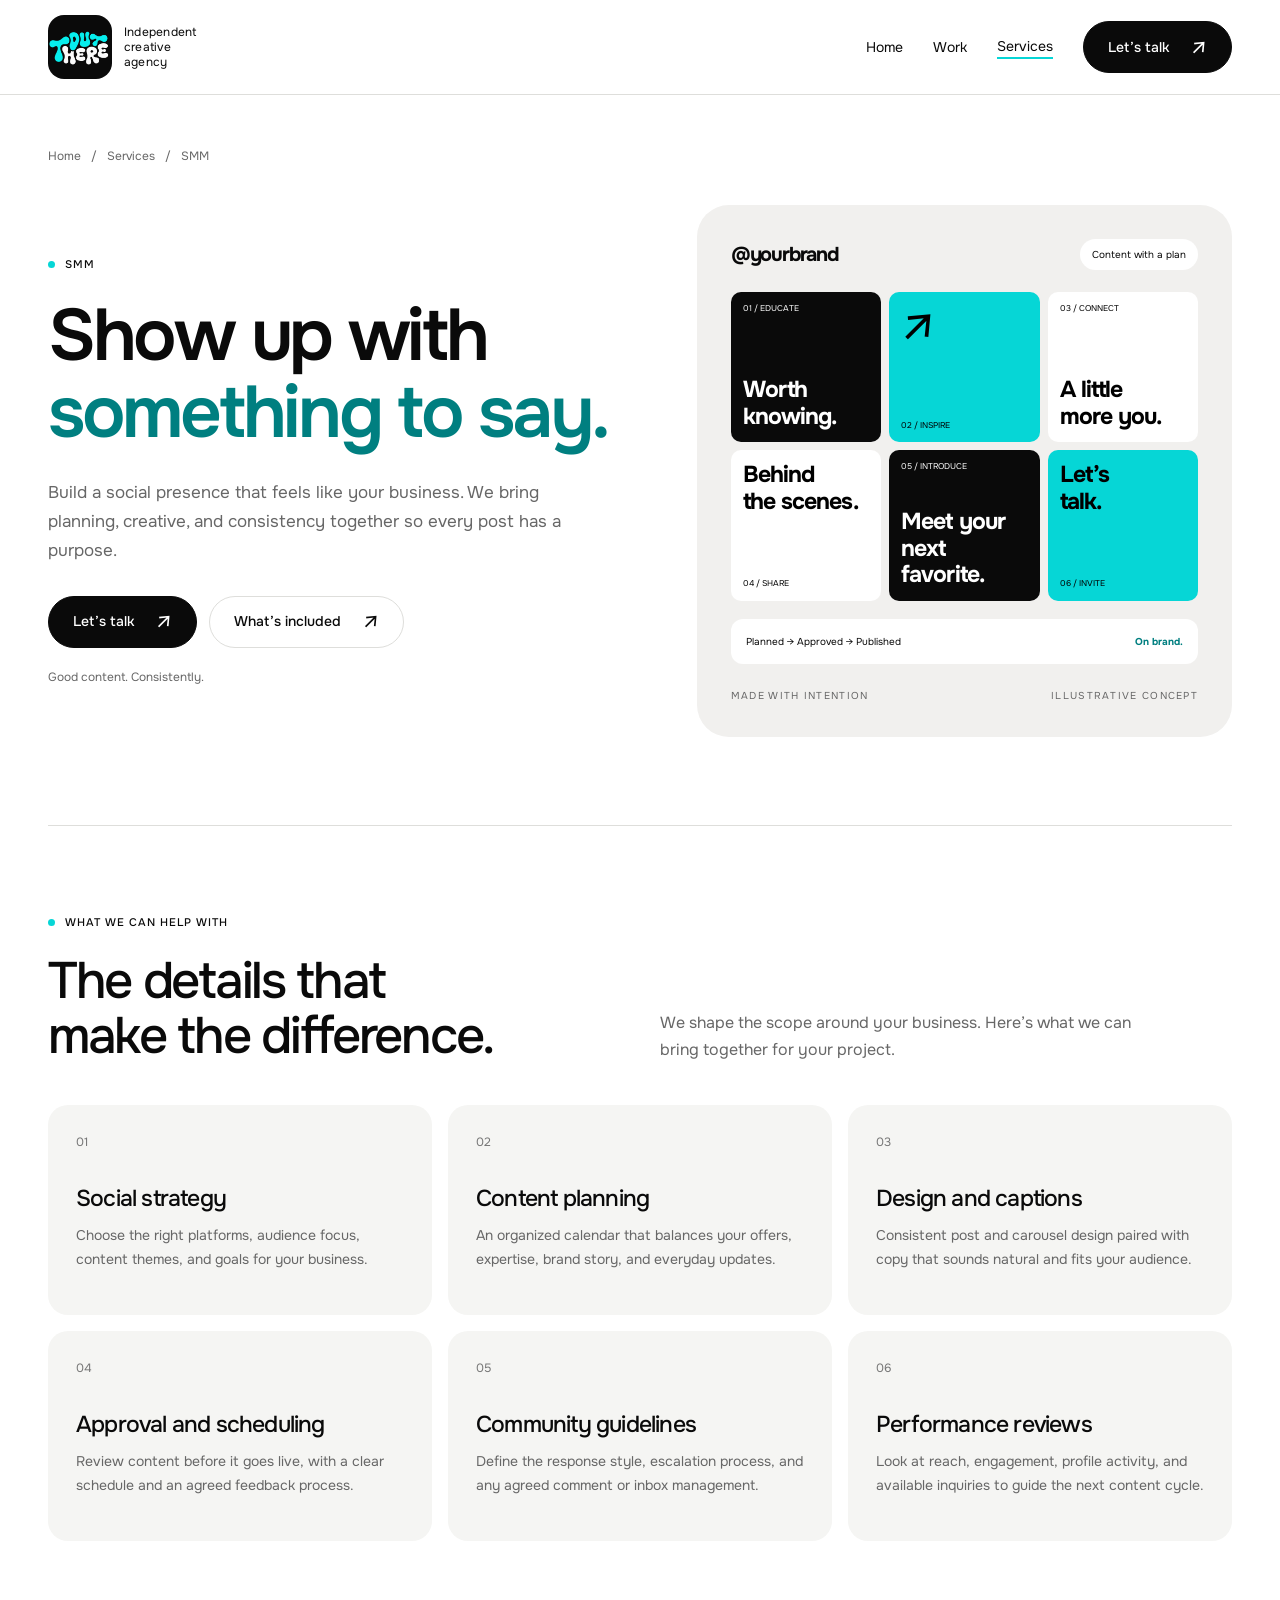
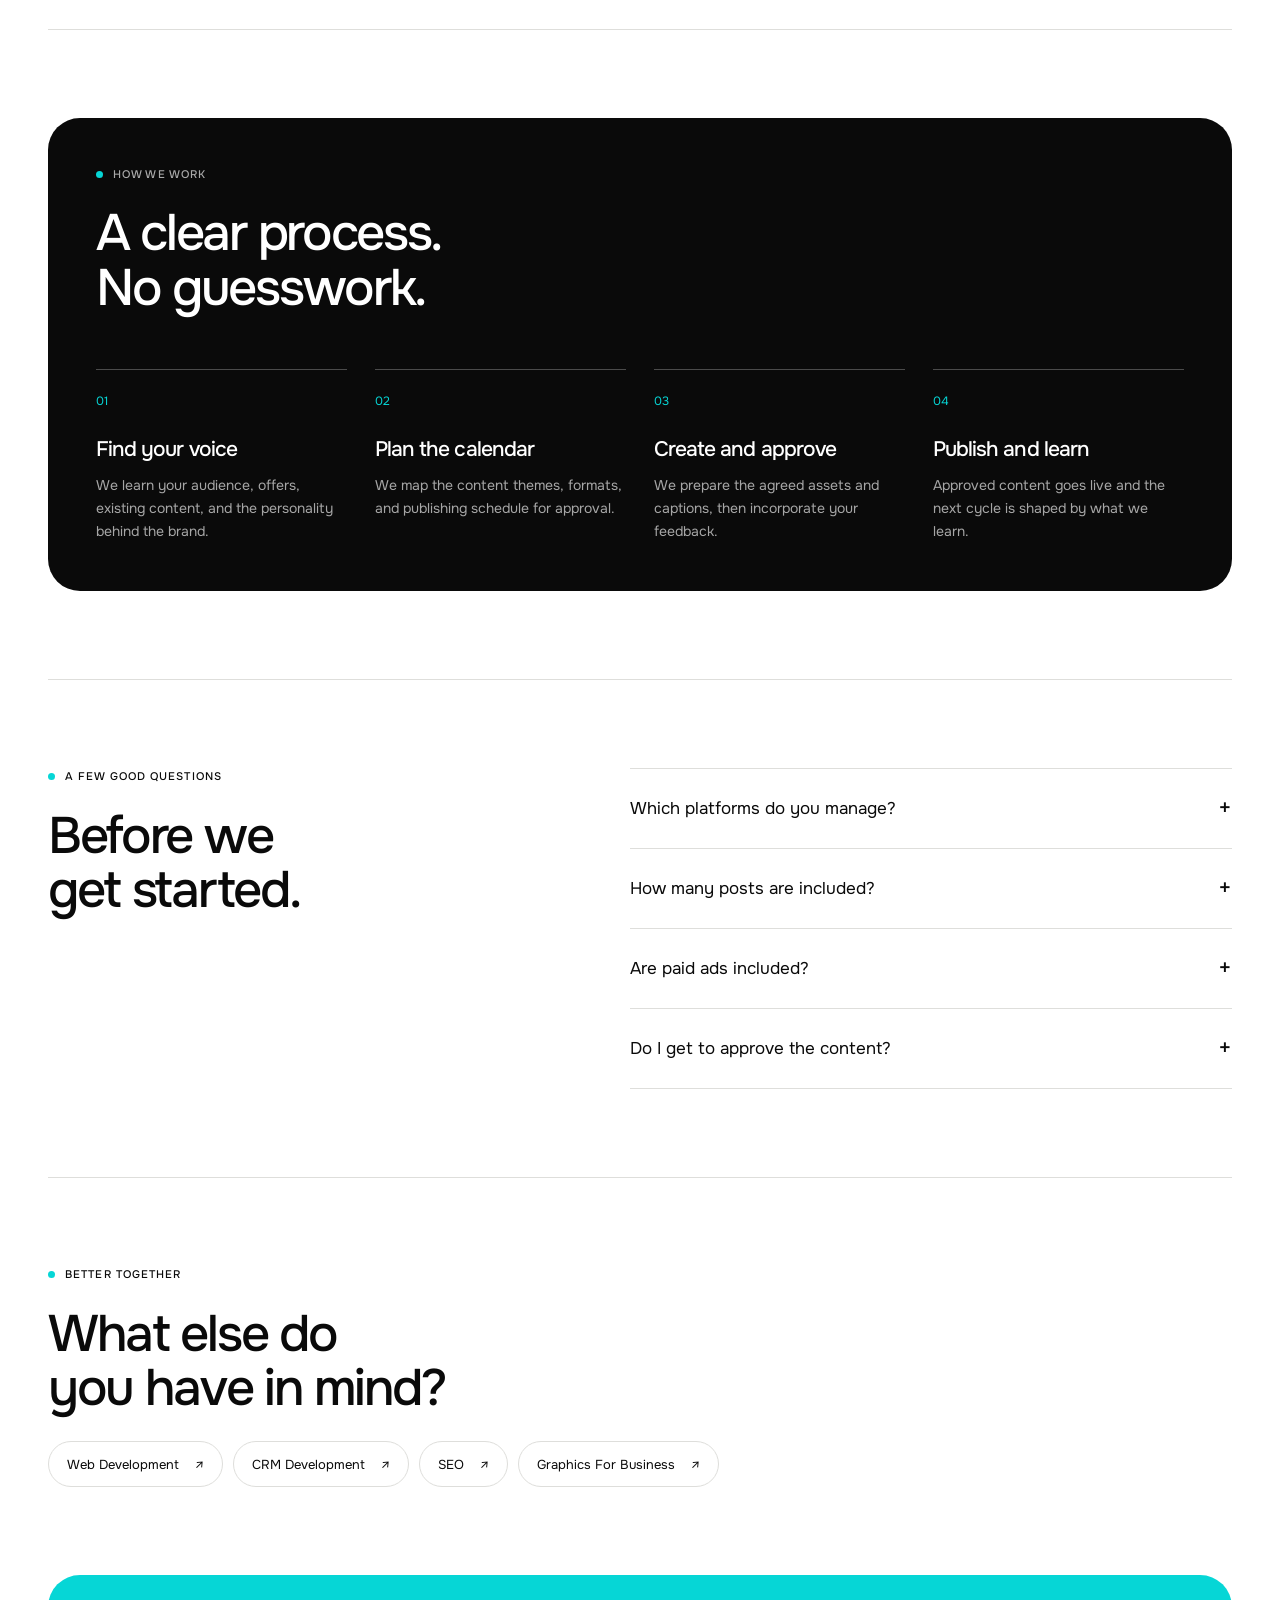
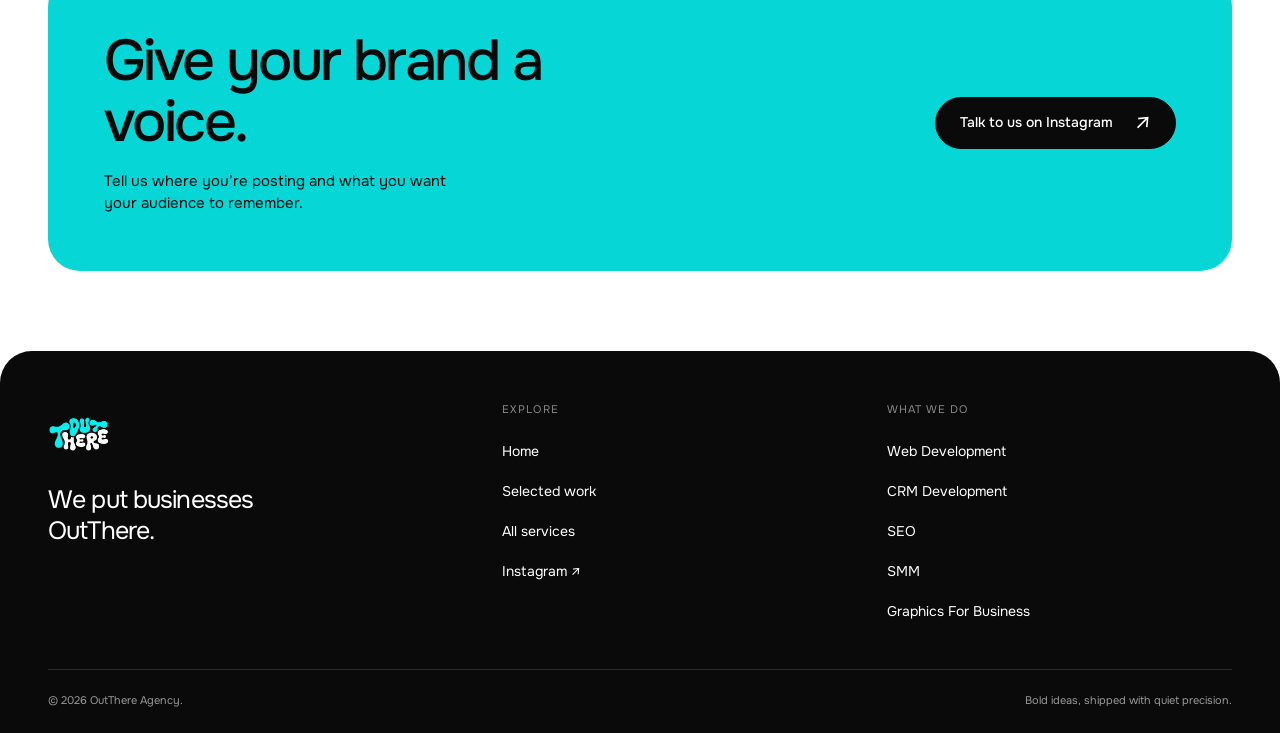
<file: smm.html>
<!doctype html><html lang="en"><head><meta charset="UTF-8"><meta name="viewport" content="width=device-width,initial-scale=1"><meta name="theme-color" content="#0a0a0a"><title>SMM | OutThere</title><meta name="description" content="Build a social presence that feels like your business. We bring planning, creative, and consistency together so every post has a purpose."><link rel="preconnect" href="https://fonts.googleapis.com"><link rel="preconnect" href="https://fonts.gstatic.com" crossorigin><link href="https://fonts.googleapis.com/css2?family=Onest:wght@100..900&display=swap" rel="stylesheet"><link rel="stylesheet" href="assets/services.css"><script src="assets/services.js" defer></script></head><body><a class="skip" href="#main">Skip to content</a><header class="header"><div class="container header-row"><a class="brand" href="index.html" aria-label="OutThere home"><img src="[data-uri]" alt="OutThere"/><span>Independent<br>creative agency</span></a><button class="menu-toggle" aria-label="Open navigation" aria-controls="site-nav" aria-expanded="false">☰</button><nav class="nav" id="site-nav" aria-label="Main navigation"><a href="index.html">Home</a><a href="index.html#works">Work</a><a href="services.html" aria-current="page">Services</a><a class="btn " href="https://www.instagram.com/theoutthere_agency/" target="_blank" rel="noopener">Let’s talk<span class="arrow" aria-hidden="true">↗</span></a></nav></div></header><main id="main"><section class="container hero"><nav class="crumb" aria-label="Breadcrumb"><a href="index.html">Home</a><span>/</span><a href="services.html">Services</a><span>/</span><span aria-current="page">SMM</span></nav><div class="hero-grid"><div><div class="eyebrow">SMM</div><h1>Show up with <em>something to say.</em></h1><p class="intro">Build a social presence that feels like your business. We bring planning, creative, and consistency together so every post has a purpose.</p><div class="actions"><a class="btn " href="https://www.instagram.com/theoutthere_agency/" target="_blank" rel="noopener">Let’s talk<span class="arrow" aria-hidden="true">↗</span></a><a class="btn light" href="#included">What’s included<span class="arrow" aria-hidden="true">↗</span></a></div><p class="hero-note">Good content. Consistently.</p></div><div class="visual" aria-label="smm service illustration"><div class="social-head"><b>@yourbrand</b><span>Content with a plan</span></div><div class="social-grid"><div class="post"><small>01 / EDUCATE</small><strong>Worth<br>knowing.</strong></div><div class="post"><span class="big-symbol">↗</span><small>02 / INSPIRE</small></div><div class="post"><small>03 / CONNECT</small><strong>A little<br>more you.</strong></div><div class="post"><strong>Behind<br>the scenes.</strong><small>04 / SHARE</small></div><div class="post"><small>05 / INTRODUCE</small><strong>Meet your<br>next favorite.</strong></div><div class="post"><strong>Let’s<br>talk.</strong><small>06 / INVITE</small></div></div><div class="schedule"><span>Planned → Approved → Published</span><b>On brand.</b></div><div class="visual-caption"><span>Made with intention</span><span>Illustrative concept</span></div></div></div></section><section class="container section" id="included"><div class="section-title"><div><div class="eyebrow">What we can help with</div><h2>The details that<br>make the difference.</h2></div><p>We shape the scope around your business. Here’s what we can bring together for your project.</p></div><div class="feature-grid"><article class="feature"><span class="num">01</span><h3>Social strategy</h3><p>Choose the right platforms, audience focus, content themes, and goals for your business.</p></article><article class="feature"><span class="num">02</span><h3>Content planning</h3><p>An organized calendar that balances your offers, expertise, brand story, and everyday updates.</p></article><article class="feature"><span class="num">03</span><h3>Design and captions</h3><p>Consistent post and carousel design paired with copy that sounds natural and fits your audience.</p></article><article class="feature"><span class="num">04</span><h3>Approval and scheduling</h3><p>Review content before it goes live, with a clear schedule and an agreed feedback process.</p></article><article class="feature"><span class="num">05</span><h3>Community guidelines</h3><p>Define the response style, escalation process, and any agreed comment or inbox management.</p></article><article class="feature"><span class="num">06</span><h3>Performance reviews</h3><p>Look at reach, engagement, profile activity, and available inquiries to guide the next content cycle.</p></article></div></section><section class="container section"><div class="process"><div class="eyebrow">How we work</div><h2>A clear process.<br>No guesswork.</h2><div class="steps"><div class="step"><span>01</span><h3>Find your voice</h3><p>We learn your audience, offers, existing content, and the personality behind the brand.</p></div><div class="step"><span>02</span><h3>Plan the calendar</h3><p>We map the content themes, formats, and publishing schedule for approval.</p></div><div class="step"><span>03</span><h3>Create and approve</h3><p>We prepare the agreed assets and captions, then incorporate your feedback.</p></div><div class="step"><span>04</span><h3>Publish and learn</h3><p>Approved content goes live and the next cycle is shaped by what we learn.</p></div></div></div></section><section class="container section"><div class="faq-layout"><div><div class="eyebrow">A few good questions</div><h2>Before we<br>get started.</h2></div><div class="faq-list"><details><summary>Which platforms do you manage?</summary><p>We choose the platforms that fit your audience and available content. Instagram, Facebook, and LinkedIn can be included in an agreed plan.</p></details><details><summary>How many posts are included?</summary><p>The number of posts, formats, platforms, and revisions is defined in your proposal. We plan around a sustainable content schedule rather than promising a fixed package here.</p></details><details><summary>Are paid ads included?</summary><p>Paid advertising is a separate scope unless your proposal explicitly includes it. Ad spend is paid separately from content or management fees.</p></details><details><summary>Do I get to approve the content?</summary><p>Yes. We agree on a review schedule and publish approved content. Photography, filming, creator content, and inbox coverage are scoped explicitly when needed.</p></details></div></div></section><section class="container section"><div class="eyebrow">Better together</div><h2>What else do<br>you have in mind?</h2><div class="related"><a href="web-development.html">Web Development <span aria-hidden="true">↗</span></a><a href="crm-development.html">CRM Development <span aria-hidden="true">↗</span></a><a href="seo.html">SEO <span aria-hidden="true">↗</span></a><a href="graphics-for-business.html">Graphics For Business <span aria-hidden="true">↗</span></a></div></section><section class="container"><div class="cta-block"><div><h2>Give your brand a voice.</h2><p>Tell us where you’re posting and what you want your audience to remember.</p></div><a class="btn " href="https://www.instagram.com/theoutthere_agency/" target="_blank" rel="noopener">Talk to us on Instagram<span class="arrow" aria-hidden="true">↗</span></a></div></section></main><footer class="footer"><div class="container"><div class="footer-top"><div><a class="brand" href="index.html"><img src="[data-uri]" alt="OutThere home"/></a><p class="footer-tag">We put businesses OutThere.</p></div><div><small>Explore</small><div class="footer-links"><a href="index.html">Home</a><a href="index.html#works">Selected work</a><a href="services.html">All services</a><a href="https://www.instagram.com/theoutthere_agency/" target="_blank" rel="noopener">Instagram ↗</a></div></div><div><small>What we do</small><div class="footer-links"><a href="web-development.html">Web Development</a><a href="crm-development.html">CRM Development</a><a href="seo.html">SEO</a><a href="smm.html">SMM</a><a href="graphics-for-business.html">Graphics For Business</a></div></div></div><div class="legal"><span>© 2026 OutThere Agency.</span><span>Bold ideas, shipped with quiet precision.</span></div></div></footer></body></html>
</file>
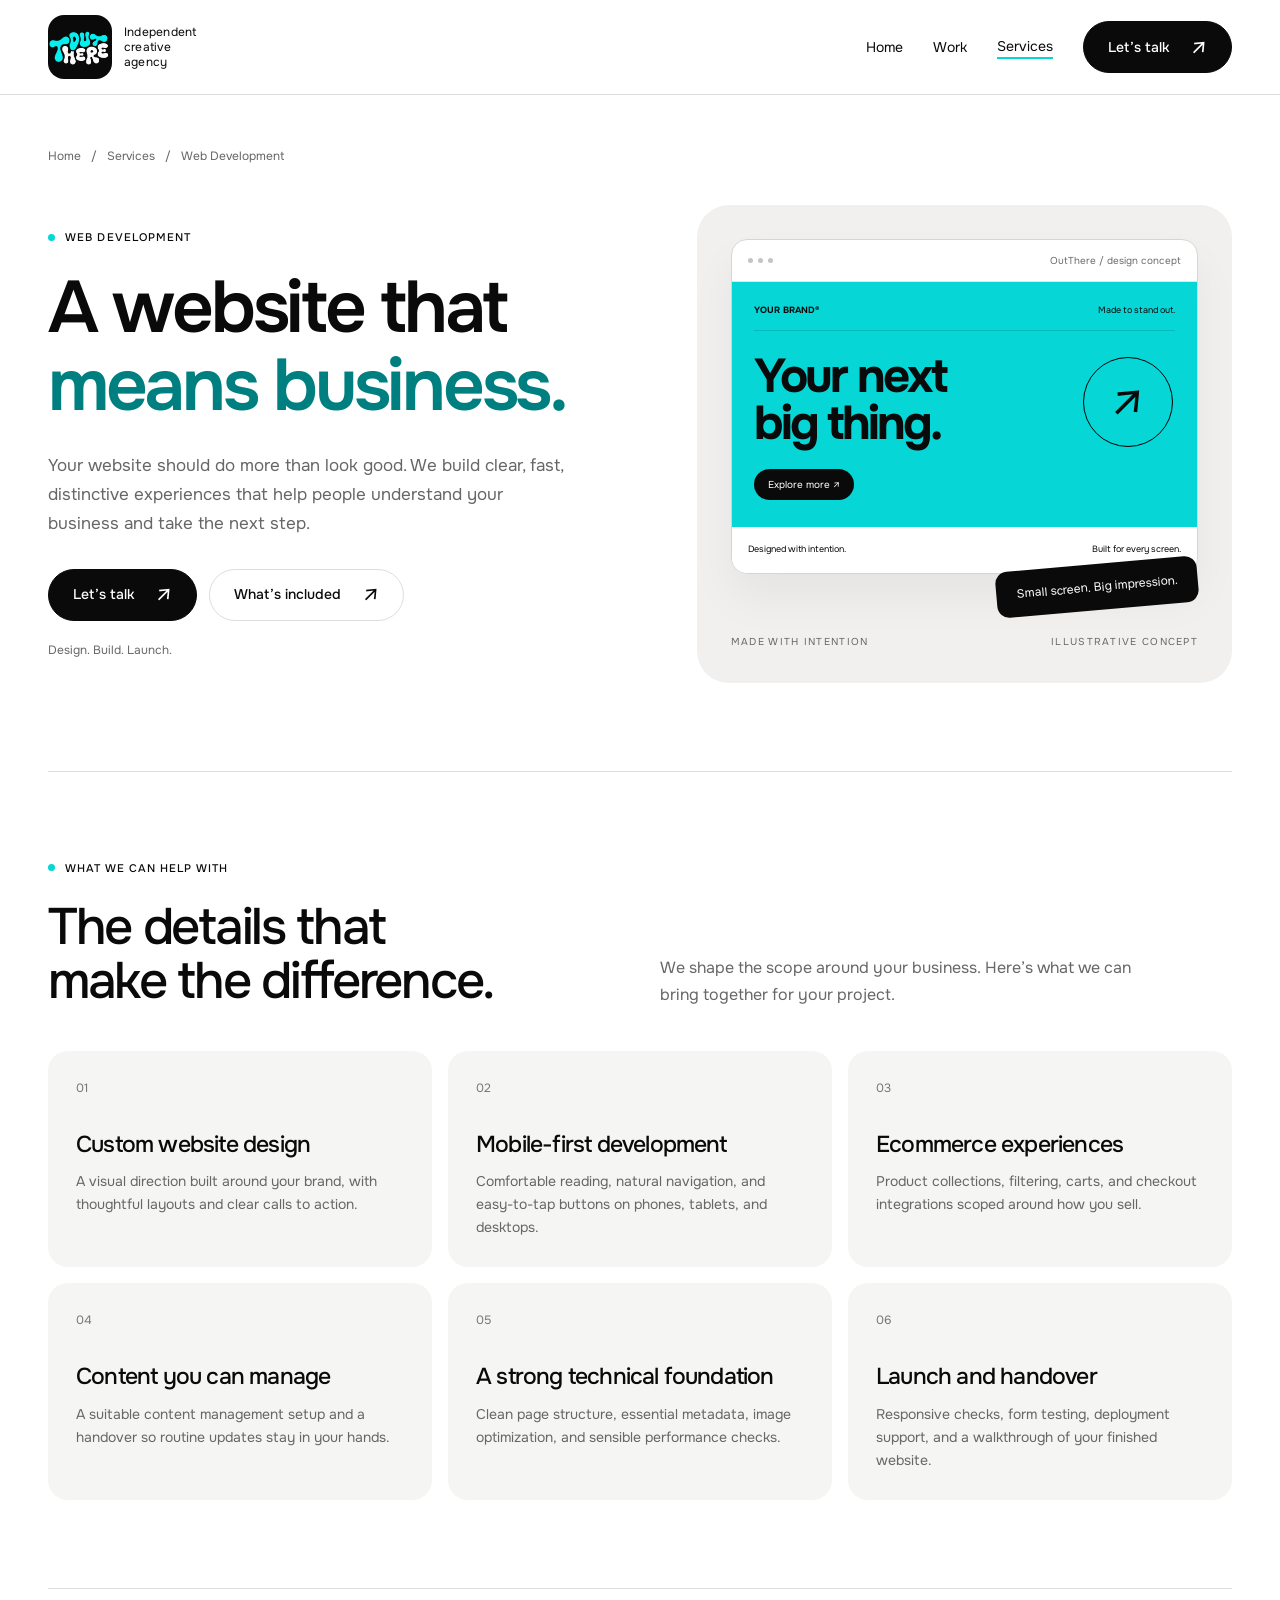
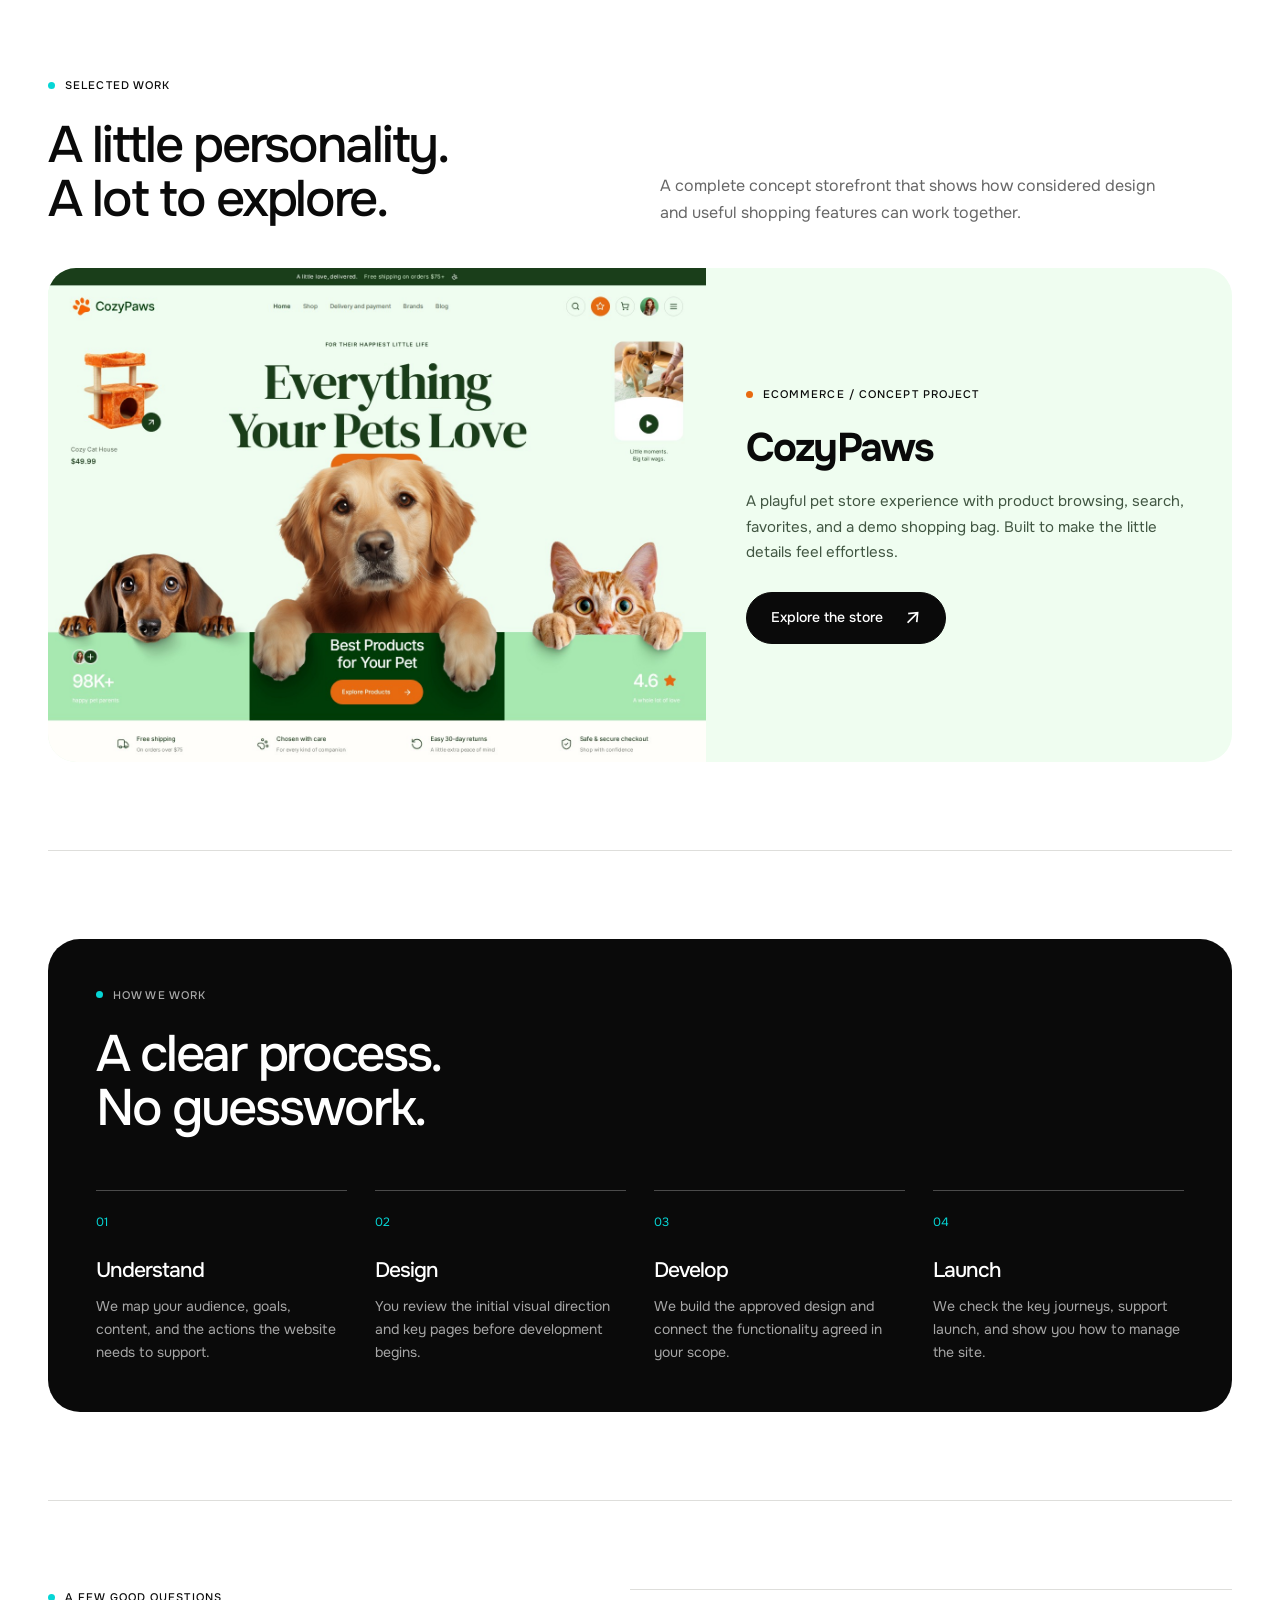
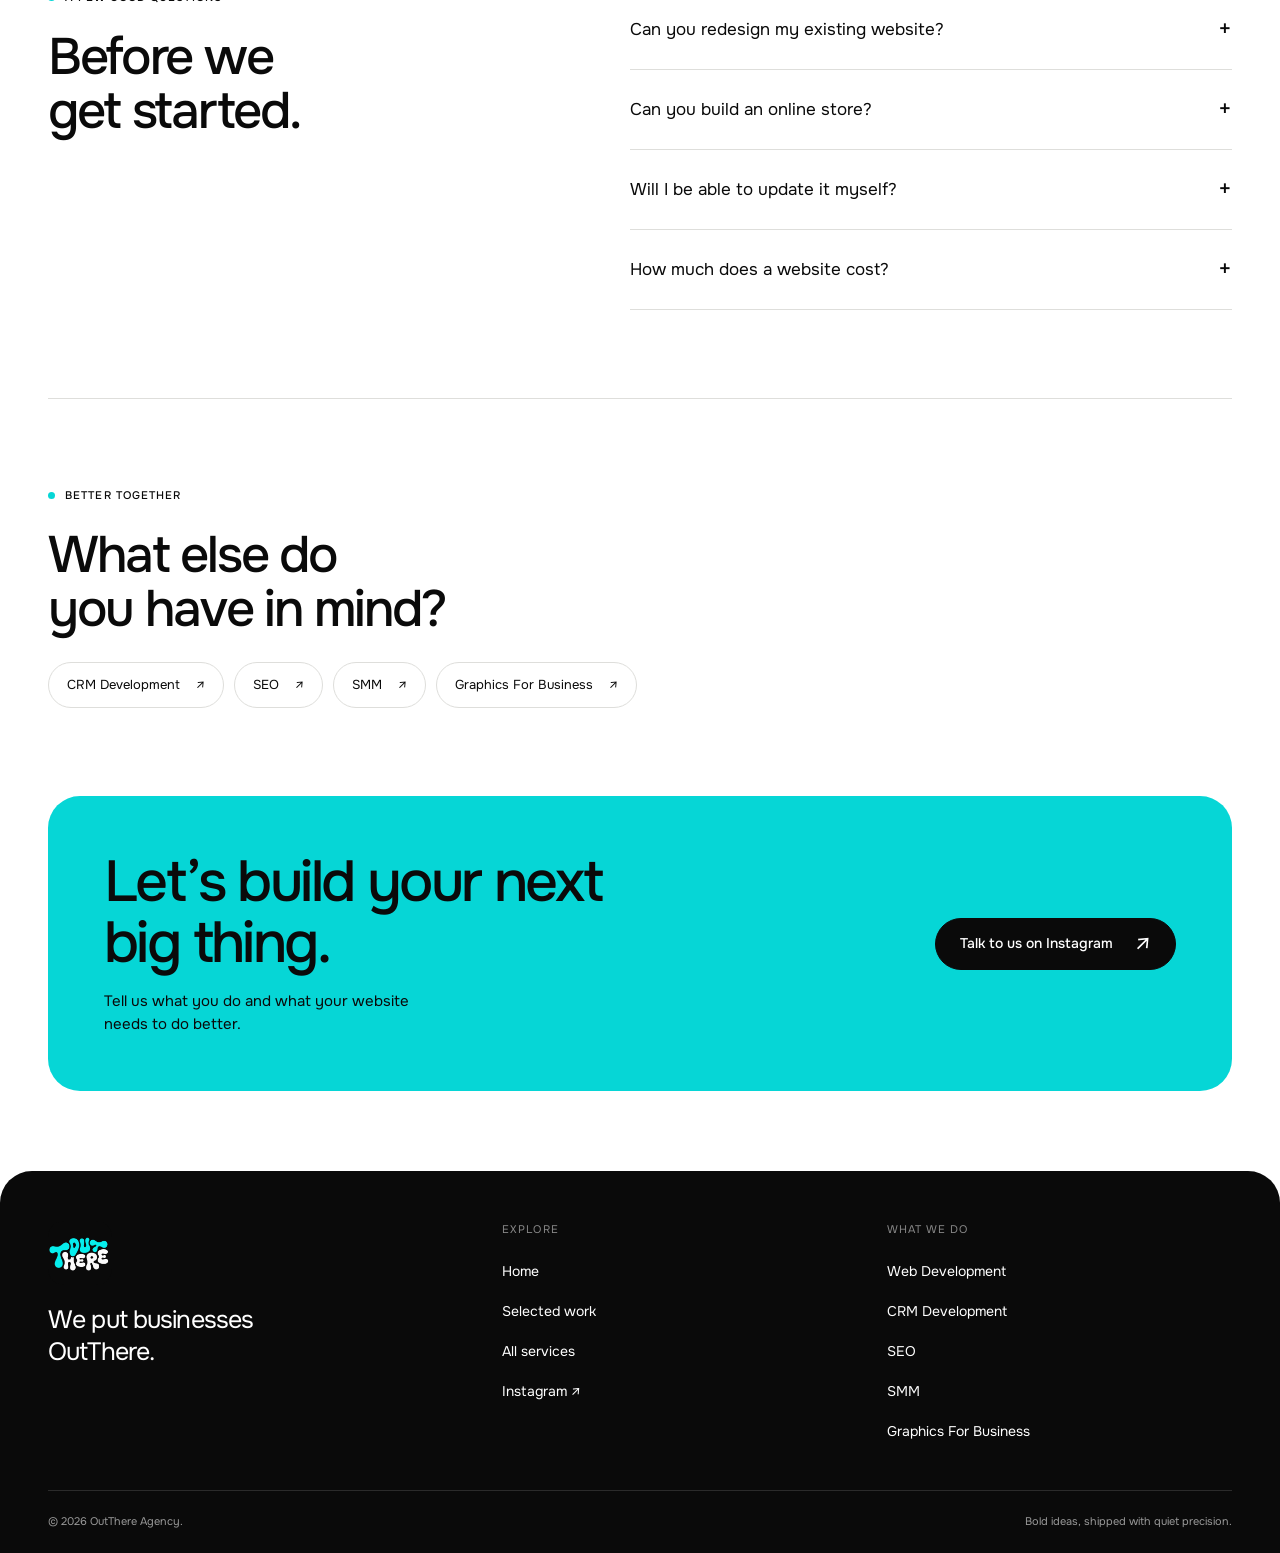
<file: web-development.html>
<!doctype html><html lang="en"><head><meta charset="UTF-8"><meta name="viewport" content="width=device-width,initial-scale=1"><meta name="theme-color" content="#0a0a0a"><title>Web Development | OutThere</title><meta name="description" content="Your website should do more than look good. We build clear, fast, distinctive experiences that help people understand your business and take the next step."><link rel="preconnect" href="https://fonts.googleapis.com"><link rel="preconnect" href="https://fonts.gstatic.com" crossorigin><link href="https://fonts.googleapis.com/css2?family=Onest:wght@100..900&display=swap" rel="stylesheet"><link rel="stylesheet" href="assets/services.css"><script src="assets/services.js" defer></script></head><body><a class="skip" href="#main">Skip to content</a><header class="header"><div class="container header-row"><a class="brand" href="index.html" aria-label="OutThere home"><img src="[data-uri]" alt="OutThere"/><span>Independent<br>creative agency</span></a><button class="menu-toggle" aria-label="Open navigation" aria-controls="site-nav" aria-expanded="false">☰</button><nav class="nav" id="site-nav" aria-label="Main navigation"><a href="index.html">Home</a><a href="index.html#works">Work</a><a href="services.html" aria-current="page">Services</a><a class="btn " href="https://www.instagram.com/theoutthere_agency/" target="_blank" rel="noopener">Let’s talk<span class="arrow" aria-hidden="true">↗</span></a></nav></div></header><main id="main"><section class="container hero"><nav class="crumb" aria-label="Breadcrumb"><a href="index.html">Home</a><span>/</span><a href="services.html">Services</a><span>/</span><span aria-current="page">Web Development</span></nav><div class="hero-grid"><div><div class="eyebrow">Web Development</div><h1>A website that <em>means business.</em></h1><p class="intro">Your website should do more than look good. We build clear, fast, distinctive experiences that help people understand your business and take the next step.</p><div class="actions"><a class="btn " href="https://www.instagram.com/theoutthere_agency/" target="_blank" rel="noopener">Let’s talk<span class="arrow" aria-hidden="true">↗</span></a><a class="btn light" href="#included">What’s included<span class="arrow" aria-hidden="true">↗</span></a></div><p class="hero-note">Design. Build. Launch.</p></div><div class="visual" aria-label="web service illustration"><div class="visual-frame"><div class="window-bar"><i></i><i></i><i></i><span>OutThere / design concept</span></div><div class="mini-site"><div class="mini-nav"><b>YOUR BRAND®</b><span>Made to stand out.</span></div><strong>Your next<br>big thing.</strong><span class="mini-button">Explore more ↗</span><div class="orbit">↗</div></div><div class="mini-strip"><span>Designed with intention.</span><span>Built for every screen.</span></div></div><div class="device-tag">Small screen. Big impression.</div><div class="visual-caption"><span>Made with intention</span><span>Illustrative concept</span></div></div></div></section><section class="container section" id="included"><div class="section-title"><div><div class="eyebrow">What we can help with</div><h2>The details that<br>make the difference.</h2></div><p>We shape the scope around your business. Here’s what we can bring together for your project.</p></div><div class="feature-grid"><article class="feature"><span class="num">01</span><h3>Custom website design</h3><p>A visual direction built around your brand, with thoughtful layouts and clear calls to action.</p></article><article class="feature"><span class="num">02</span><h3>Mobile-first development</h3><p>Comfortable reading, natural navigation, and easy-to-tap buttons on phones, tablets, and desktops.</p></article><article class="feature"><span class="num">03</span><h3>Ecommerce experiences</h3><p>Product collections, filtering, carts, and checkout integrations scoped around how you sell.</p></article><article class="feature"><span class="num">04</span><h3>Content you can manage</h3><p>A suitable content management setup and a handover so routine updates stay in your hands.</p></article><article class="feature"><span class="num">05</span><h3>A strong technical foundation</h3><p>Clean page structure, essential metadata, image optimization, and sensible performance checks.</p></article><article class="feature"><span class="num">06</span><h3>Launch and handover</h3><p>Responsive checks, form testing, deployment support, and a walkthrough of your finished website.</p></article></div></section><section class="container section"><div class="section-title"><div><div class="eyebrow">Selected work</div><h2>A little personality.<br>A lot to explore.</h2></div><p>A complete concept storefront that shows how considered design and useful shopping features can work together.</p></div><article class="project-showcase"><a class="pet-preview" href="CozyPaws.html" target="_blank" rel="noopener" aria-label="Explore CozyPaws concept store"><img src="assets/cozypaws-preview.jpg" alt="CozyPaws pet store homepage with mint green background, bold heading and pet photography" loading="lazy"></a><div><div class="eyebrow">Ecommerce / Concept project</div><h3>CozyPaws</h3><p>A playful pet store experience with product browsing, search, favorites, and a demo shopping bag. Built to make the little details feel effortless.</p><a class="btn " href="CozyPaws.html" target="_blank" rel="noopener">Explore the store<span class="arrow" aria-hidden="true">↗</span></a></div></article></section><section class="container section"><div class="process"><div class="eyebrow">How we work</div><h2>A clear process.<br>No guesswork.</h2><div class="steps"><div class="step"><span>01</span><h3>Understand</h3><p>We map your audience, goals, content, and the actions the website needs to support.</p></div><div class="step"><span>02</span><h3>Design</h3><p>You review the initial visual direction and key pages before development begins.</p></div><div class="step"><span>03</span><h3>Develop</h3><p>We build the approved design and connect the functionality agreed in your scope.</p></div><div class="step"><span>04</span><h3>Launch</h3><p>We check the key journeys, support launch, and show you how to manage the site.</p></div></div></div></section><section class="container section"><div class="faq-layout"><div><div class="eyebrow">A few good questions</div><h2>Before we<br>get started.</h2></div><div class="faq-list"><details><summary>Can you redesign my existing website?</summary><p>Yes. We can keep what works and improve the design, structure, content flow, and mobile experience. We review the existing platform before recommending a rebuild or an update.</p></details><details><summary>Can you build an online store?</summary><p>Yes. We can scope product pages, collections, variations, cart, checkout, and payment or shipping integrations. The final setup depends on your catalogue, business location, and chosen providers.</p></details><details><summary>Will I be able to update it myself?</summary><p>We can include an editable content management system. We agree on what you need to update, then provide a walkthrough at handover.</p></details><details><summary>How much does a website cost?</summary><p>We quote after understanding the number of pages, content, integrations, and functionality. You receive a clear scope and payment schedule before work starts.</p></details></div></div></section><section class="container section"><div class="eyebrow">Better together</div><h2>What else do<br>you have in mind?</h2><div class="related"><a href="crm-development.html">CRM Development <span aria-hidden="true">↗</span></a><a href="seo.html">SEO <span aria-hidden="true">↗</span></a><a href="smm.html">SMM <span aria-hidden="true">↗</span></a><a href="graphics-for-business.html">Graphics For Business <span aria-hidden="true">↗</span></a></div></section><section class="container"><div class="cta-block"><div><h2>Let’s build your next big thing.</h2><p>Tell us what you do and what your website needs to do better.</p></div><a class="btn " href="https://www.instagram.com/theoutthere_agency/" target="_blank" rel="noopener">Talk to us on Instagram<span class="arrow" aria-hidden="true">↗</span></a></div></section></main><footer class="footer"><div class="container"><div class="footer-top"><div><a class="brand" href="index.html"><img src="[data-uri]" alt="OutThere home"/></a><p class="footer-tag">We put businesses OutThere.</p></div><div><small>Explore</small><div class="footer-links"><a href="index.html">Home</a><a href="index.html#works">Selected work</a><a href="services.html">All services</a><a href="https://www.instagram.com/theoutthere_agency/" target="_blank" rel="noopener">Instagram ↗</a></div></div><div><small>What we do</small><div class="footer-links"><a href="web-development.html">Web Development</a><a href="crm-development.html">CRM Development</a><a href="seo.html">SEO</a><a href="smm.html">SMM</a><a href="graphics-for-business.html">Graphics For Business</a></div></div></div><div class="legal"><span>© 2026 OutThere Agency.</span><span>Bold ideas, shipped with quiet precision.</span></div></div></footer></body></html>
</file>
<file: assets/services.css>
:root{--ink:#0a0a0a;--cyan:#06d6d6;--paper:#f1f0ee;--muted:#676767;--line:#dededb}*{box-sizing:border-box}html{scroll-behavior:smooth;scroll-padding-top:100px}body{margin:0;color:var(--ink);background:#fff;font-family:Onest,Arial,sans-serif;font-size:16px;line-height:1.5}a{color:inherit;text-decoration:none}button{font:inherit;cursor:pointer}img{display:block;max-width:100%}h1,h2,h3,p{margin:0}h1,h2,h3{line-height:1.06;letter-spacing:-.045em}button,a,summary{-webkit-tap-highlight-color:transparent}:focus-visible{outline:3px solid #008f8f;outline-offset:5px}::selection{background:var(--cyan);color:#000}.container{width:min(100% - 96px,1320px);margin-inline:auto}.skip{position:absolute;left:20px;top:-80px;background:#fff;padding:12px;z-index:20}.skip:focus{top:12px}.header{background:rgba(255,255,255,.96);border-bottom:1px solid var(--line);position:sticky;top:0;z-index:20;backdrop-filter:blur(12px)}.header-row{display:flex;align-items:center;justify-content:space-between;gap:24px;min-height:94px}.brand{display:flex;align-items:center;gap:12px;font-size:12px;letter-spacing:.02em}.brand img{width:64px;height:64px;background:#0a0a0a;border-radius:16px}.brand span{max-width:75px;line-height:1.25}.nav{display:flex;align-items:center;gap:30px;font-size:14px}.nav>a[aria-current]{border-bottom:2px solid var(--cyan)}.nav>a:not(.btn):hover{color:#007e7e}.btn{display:inline-flex;align-items:center;justify-content:center;gap:22px;border-radius:100px;min-height:52px;padding:12px 24px;background:var(--ink);color:#fff;font-size:14px;font-weight:500;border:1px solid var(--ink);transition:transform .2s,background .2s}.btn:hover{transform:translateY(-2px)}.btn.light{background:#fff;color:var(--ink);border-color:var(--line)}.btn.cyan{background:var(--cyan);color:var(--ink);border-color:var(--cyan)}.arrow{font-size:23px;line-height:1;font-weight:400}.menu-toggle{display:none;background:#f1f0ee;border:0;width:48px;height:48px;border-radius:50%;font-size:22px}.crumb{display:flex;gap:10px;font-size:12px;color:var(--muted);margin-bottom:40px;flex-wrap:wrap}.crumb a:hover{text-decoration:underline}.hero{padding-block:52px 88px}.hero-grid{display:grid;grid-template-columns:1.1fr 1fr;gap:60px;align-items:center}.eyebrow{display:flex;align-items:center;gap:10px;text-transform:uppercase;letter-spacing:.1em;font-size:11px;font-weight:500;margin-bottom:24px}.eyebrow:before{content:'';width:7px;height:7px;border-radius:50%;background:var(--cyan);flex-shrink:0}h1{font-size:clamp(48px,5.7vw,84px);font-weight:600;max-width:12ch}h1 em{font-style:normal;color:#007f80}.intro{color:var(--muted);max-width:48ch;font-size:17px;line-height:1.7;margin-top:28px}.actions{display:flex;flex-wrap:wrap;gap:12px;margin-top:30px}.hero-note{font-size:12px;color:var(--muted);margin-top:20px}.visual{background:var(--paper);border-radius:32px;padding:34px;min-height:440px;display:flex;flex-direction:column;justify-content:center;position:relative;overflow:hidden}.visual-caption{font-size:10px;color:#666;letter-spacing:.13em;text-transform:uppercase;margin-top:24px;display:flex;justify-content:space-between;gap:12px}.visual-frame{border:1px solid #d5d5d1;border-radius:16px;overflow:hidden;background:#fff;box-shadow:0 24px 45px #0000000d}.window-bar{display:flex;align-items:center;gap:5px;padding:13px 16px;border-bottom:1px solid #e5e5e3;font-size:10px;color:#6d6d6d}.window-bar i{width:5px;height:5px;border-radius:50%;background:#c4c4c0}.window-bar span{margin-left:auto}.mini-site{padding:22px;background:var(--cyan);position:relative;min-height:245px}.mini-nav{font-size:9px;display:flex;justify-content:space-between;border-bottom:1px solid #0002;padding-bottom:12px;margin-bottom:22px}.mini-site strong{font-size:clamp(35px,3.7vw,56px);letter-spacing:-.06em;line-height:1;display:block;max-width:7ch}.mini-site .mini-button{background:#0a0a0a;color:#fff;border-radius:30px;padding:8px 14px;font-size:10px;display:inline-block;margin-top:22px}.orbit{position:absolute;right:24px;top:75px;width:90px;height:90px;border:1px solid #000;border-radius:50%;display:grid;place-items:center;font-size:48px}.mini-strip{padding:16px;display:flex;justify-content:space-between;font-size:9px;background:#fff}.device-tag{align-self:flex-end;background:#0a0a0a;color:white;border-radius:12px;padding:14px 20px;transform:rotate(-5deg);margin-top:-10px;z-index:1;font-size:12px}.pipeline{display:grid;grid-template-columns:repeat(3,minmax(0,1fr));gap:8px;padding:18px;background:#f7f7f4}.pipe-col>span{font-size:9px;text-transform:uppercase;letter-spacing:.05em}.deal{background:white;padding:12px 9px;border:1px solid #e4e4e0;border-radius:9px;margin-top:12px;font-size:10px;line-height:1.5}.deal b{display:block;font-size:11px}.deal small{display:block;color:#777;margin-top:10px}.pipe-col:last-child .deal{background:#c9ffff;border-color:#92e6e6}.automation{margin:18px;padding:13px;background:#0a0a0a;color:#fff;border-radius:10px;font-size:11px;display:flex;justify-content:space-between;gap:10px}.automation span{color:var(--cyan)}.search-box{background:#fff;border:1px solid #d9d9d4;border-radius:30px;padding:15px 20px;font-size:13px;display:flex;justify-content:space-between;gap:10px;margin-bottom:22px}.search-result{background:white;border-radius:18px;padding:24px;border:1px solid #dfdfd9}.search-result small{color:#777;font-size:10px}.search-result strong{display:block;color:#166472;font-size:23px;letter-spacing:-.035em;line-height:1.2;margin:14px 0}.search-result p{font-size:12px;color:#666;line-height:1.6}.search-tags{display:flex;gap:8px;flex-wrap:wrap;margin-top:22px}.search-tags span{font-size:11px;background:#fff;border-radius:30px;padding:8px 12px}.search-tags span:first-child{background:var(--cyan)}.social-head{display:flex;justify-content:space-between;font-size:12px;align-items:center;margin-bottom:22px}.social-head b{font-size:20px;letter-spacing:-.06em}.social-head span{background:#fff;border-radius:30px;padding:8px 12px;font-size:10px}.social-grid{display:grid;grid-template-columns:repeat(3,minmax(0,1fr));gap:8px}.post{aspect-ratio:1;border-radius:10px;padding:12px;background:#0a0a0a;color:white;display:flex;flex-direction:column;justify-content:space-between;font-size:10px;line-height:1.15;overflow:hidden}.post strong{font-size:clamp(15px,1.8vw,26px);letter-spacing:-.04em}.post:nth-child(2),.post:nth-child(6){background:var(--cyan);color:#000}.post:nth-child(3),.post:nth-child(4){background:#fff;color:#000}.post .big-symbol{font-size:50px;line-height:.9}.schedule{display:flex;justify-content:space-between;background:#fff;padding:15px;border-radius:12px;font-size:10px;margin-top:18px}.schedule b{color:#007f80}.poster{background:#0a0a0a;color:#fff;padding:26px;border-radius:8px;transform:rotate(-5deg);max-width:290px;margin:12px auto;width:85%;box-shadow:15px 15px 0 #06d6d6;position:relative}.poster small{font-size:9px;letter-spacing:.14em}.poster strong{font-size:clamp(42px,4.5vw,66px);display:block;line-height:.92;letter-spacing:-.07em;margin:26px 0}.poster strong span{color:var(--cyan)}.poster-bottom{display:flex;justify-content:space-between;font-size:9px;border-top:1px solid #fff4;padding-top:14px}.swatches{display:flex;gap:8px;margin-top:40px;justify-content:center}.swatches i{width:34px;height:34px;border-radius:50%;border:1px solid #ccc;background:#0a0a0a}.swatches i:nth-child(2){background:var(--cyan)}.swatches i:nth-child(3){background:#fff}.section{padding-block:88px;border-top:1px solid var(--line)}.section-title{display:grid;grid-template-columns:1fr 1fr;gap:40px;align-items:end;margin-bottom:42px}h2{font-size:clamp(34px,4vw,56px);font-weight:500;max-width:16ch}.section-title>p{color:var(--muted);max-width:46ch;font-size:16px;line-height:1.7}.feature-grid{display:grid;grid-template-columns:repeat(3,minmax(0,1fr));gap:16px}.feature{padding:28px;background:#f5f5f3;border-radius:20px;min-height:210px}.feature .num{font-size:12px;color:#767676;display:block;margin-bottom:34px}.feature h3{font-size:23px;font-weight:500;letter-spacing:-.035em;line-height:1.2}.feature p{color:var(--muted);font-size:14px;line-height:1.65;margin-top:12px}.process{background:#0a0a0a;color:#fff;border-radius:32px;padding:48px}.process h2{max-width:18ch}.process .eyebrow{color:#aaa}.steps{display:grid;grid-template-columns:repeat(4,minmax(0,1fr));gap:28px;margin-top:54px}.step{border-top:1px solid #fff4;padding-top:18px}.step>span{font-size:12px;color:var(--cyan)}.step h3{font-size:21px;font-weight:500;margin-top:25px;line-height:1.2}.step p{font-size:14px;line-height:1.65;color:#a6a6a6;margin-top:12px}.faq-layout{display:grid;grid-template-columns:1fr 1.2fr;gap:80px}.faq-list details{border-bottom:1px solid var(--line);padding-block:22px}.faq-list details:first-child{border-top:1px solid var(--line)}summary{cursor:pointer;list-style:none;font-size:17px;line-height:1.4;display:flex;gap:20px;align-items:center;justify-content:space-between}summary::-webkit-details-marker{display:none}summary:after{content:'+';font-size:25px;font-weight:400;flex-shrink:0}details[open] summary:after{content:'−'}.faq-list p{font-size:14px;line-height:1.75;color:var(--muted);padding:16px 32px 0 0}.related{display:flex;flex-wrap:wrap;gap:10px;margin-top:26px}.related a{border:1px solid var(--line);border-radius:40px;min-height:46px;display:flex;align-items:center;gap:16px;padding:10px 18px;font-size:13px}.related a:hover{background:var(--cyan);border-color:var(--cyan)}.cta-block{padding:56px;background:var(--cyan);border-radius:32px;display:flex;gap:36px;justify-content:space-between;align-items:center;margin-block:0 80px}.cta-block h2{max-width:15ch;font-size:clamp(36px,4.5vw,64px)}.cta-block p{max-width:35ch;margin-top:16px;font-size:15px}.cta-block .btn{flex-shrink:0}.footer{background:#0a0a0a;color:#fff;padding:50px 0 24px;border-radius:32px 32px 0 0}.footer-top{display:grid;grid-template-columns:1.2fr 1fr 1fr;gap:40px;padding-bottom:42px}.footer-tag{font-size:25px;line-height:1.25;max-width:18ch;margin-top:20px;letter-spacing:-.035em}.footer small{font-size:11px;text-transform:uppercase;letter-spacing:.1em;color:#888;display:block;margin-bottom:18px}.footer-links{display:grid;gap:8px;font-size:14px}.footer-links a{min-height:32px;display:flex;align-items:center}.footer-links a:hover{color:var(--cyan)}.legal{display:flex;justify-content:space-between;gap:24px;border-top:1px solid #fff2;padding-top:22px;color:#999;font-size:11px}.hub-hero{padding-block:70px 80px}.hub-hero h1{max-width:15ch;font-size:clamp(52px,7vw,100px)}.hub-intro{display:flex;justify-content:space-between;gap:40px;align-items:end;margin-top:32px}.hub-intro p{font-size:18px;color:var(--muted);max-width:47ch;line-height:1.7}.hub-list{border-top:1px solid var(--line);margin-bottom:88px}.hub-link{display:grid;grid-template-columns:60px 1fr 1fr 56px;gap:32px;align-items:center;padding:36px 12px;border-bottom:1px solid var(--line);transition:background .2s}.hub-link:hover{background:var(--paper)}.hub-link .number{color:#888;font-size:13px}.hub-link h2{font-size:34px;max-width:14ch}.hub-link p{font-size:14px;color:var(--muted);max-width:33ch}.hub-link .circle{background:#0a0a0a;color:#fff;width:56px;height:56px;display:grid;place-items:center;border-radius:50%;font-size:24px}.project-showcase{display:grid;grid-template-columns:1.25fr 1fr;border-radius:28px;overflow:hidden;background:#effdf0}.project-showcase>div:last-child{padding:40px;align-self:center}.project-showcase h3{font-size:40px;letter-spacing:-.045em}.project-showcase p{font-size:15px;line-height:1.7;color:#425743;margin:20px 0 26px}.pet-preview{position:relative;min-height:360px;overflow:hidden;background:#effdf0}.pet-preview img{width:100%;height:100%;object-fit:cover;object-position:top}.preview-frame{position:absolute;inset:0;width:1440px;height:1080px;border:0;pointer-events:none;transform-origin:top left;transform:scale(var(--preview-scale,.4));max-width:none}.preview-cover{position:absolute;inset:0;z-index:1}.project-showcase .eyebrow:before{background:#E86A10}@media(min-width:1500px){.visual{min-height:500px}}@media(max-width:1023px){.container{width:calc(100% - 48px)}.hero-grid{gap:32px}.hero h1{font-size:54px}.visual{padding:24px;min-height:390px}.hero{padding-block:36px 64px}.feature-grid{grid-template-columns:repeat(2,minmax(0,1fr))}.steps{grid-template-columns:repeat(2,minmax(0,1fr))}.faq-layout{gap:40px}.section{padding-block:64px}.nav{gap:20px}.nav .btn{padding-inline:18px}.orbit{width:65px;height:65px;font-size:36px;right:16px}.hub-link{grid-template-columns:30px 1fr 1fr 48px;gap:22px}.hub-link h2{font-size:28px}.hub-link .circle{width:48px;height:48px}.project-showcase>div:last-child{padding:28px}}
@media(max-width:767px){html{scroll-padding-top:85px}.container{width:calc(100% - 40px)}.header-row{min-height:80px}.brand img{width:50px;height:50px;border-radius:13px}.brand span{font-size:10px}.menu-toggle{display:block}.nav{display:none;position:absolute;top:80px;left:0;right:0;background:#fff;padding:20px;border-bottom:1px solid var(--line);flex-direction:column;align-items:stretch;gap:0;max-height:calc(100dvh - 80px);overflow:auto}.nav.open{display:flex}.nav>a{padding:15px 10px;min-height:48px}.nav .btn{margin-top:12px}.hero-grid{grid-template-columns:1fr;gap:36px}.crumb{margin-bottom:28px}.hero{padding-top:28px}.eyebrow{margin-bottom:18px;font-size:10px}.hero h1{font-size:clamp(43px,11.5vw,66px);max-width:13ch}.intro{font-size:16px;margin-top:22px}.actions{margin-top:24px;gap:10px}.btn{padding:12px 20px;gap:16px}.visual{border-radius:24px;padding:24px;min-height:360px}.mini-site strong{font-size:44px}.orbit{width:70px;height:70px;top:78px}.post strong{font-size:21px}.post .big-symbol{font-size:44px}.poster strong{font-size:60px}.section-title{grid-template-columns:1fr;gap:20px;margin-bottom:28px}.section-title>p{font-size:15px}h2{font-size:36px}.feature-grid{gap:12px}.feature{padding:22px;min-height:0}.feature .num{margin-bottom:24px}.feature h3{font-size:21px}.feature p{font-size:14px}.process{padding:30px 24px;border-radius:24px}.steps{gap:30px 20px;margin-top:34px}.step h3{font-size:20px;margin-top:20px}.step p{font-size:13px}.faq-layout{grid-template-columns:1fr;gap:30px}.faq-list details{padding-block:20px}summary{font-size:16px}.cta-block{padding:32px 24px;display:block;border-radius:24px;margin-bottom:56px}.cta-block h2{font-size:39px}.cta-block .btn{margin-top:24px}.footer-top{grid-template-columns:1fr 1fr;gap:32px 22px}.footer-top>div:first-child{grid-column:1/-1}.footer-tag{font-size:25px;max-width:22ch}.footer-links{font-size:13px}.legal{flex-direction:column;gap:10px}.hub-hero{padding-block:40px 48px}.hub-hero h1{font-size:clamp(46px,12vw,70px)}.hub-intro{display:block;margin-top:24px}.hub-intro p{font-size:16px}.hub-intro .btn{margin-top:24px}.hub-list{margin-bottom:56px}.hub-link{grid-template-columns:24px 1fr 44px;gap:14px;padding:28px 0}.hub-link h2{font-size:27px}.hub-link p{grid-column:2;grid-row:2;max-width:none}.hub-link .circle{grid-column:3;grid-row:1/3;width:44px;height:44px}.project-showcase{grid-template-columns:1fr;border-radius:24px}.pet-preview{min-height:280px}.project-showcase>div:last-child{padding:28px 24px}.project-showcase h3{font-size:34px}}
@media(max-width:380px){.feature-grid{grid-template-columns:1fr}.visual{padding:18px}.post{padding:9px}.post strong{font-size:18px}.hero .actions .btn{padding-inline:15px}.steps{grid-template-columns:1fr}.hero h1{font-size:43px}.service-brief{font-size:15px}}
@media(prefers-reduced-motion:reduce){html{scroll-behavior:auto}*,*:before,*:after{transition:none!important;animation:none!important}}
@media(max-width:639px){.feature-grid{grid-template-columns:1fr}.feature{padding:24px}.feature .num{margin-bottom:18px}.feature h3{font-size:24px}.feature p{max-width:44ch}.orbit{width:48px;height:48px;top:auto;bottom:22px;right:20px;font-size:28px}}
</file>
